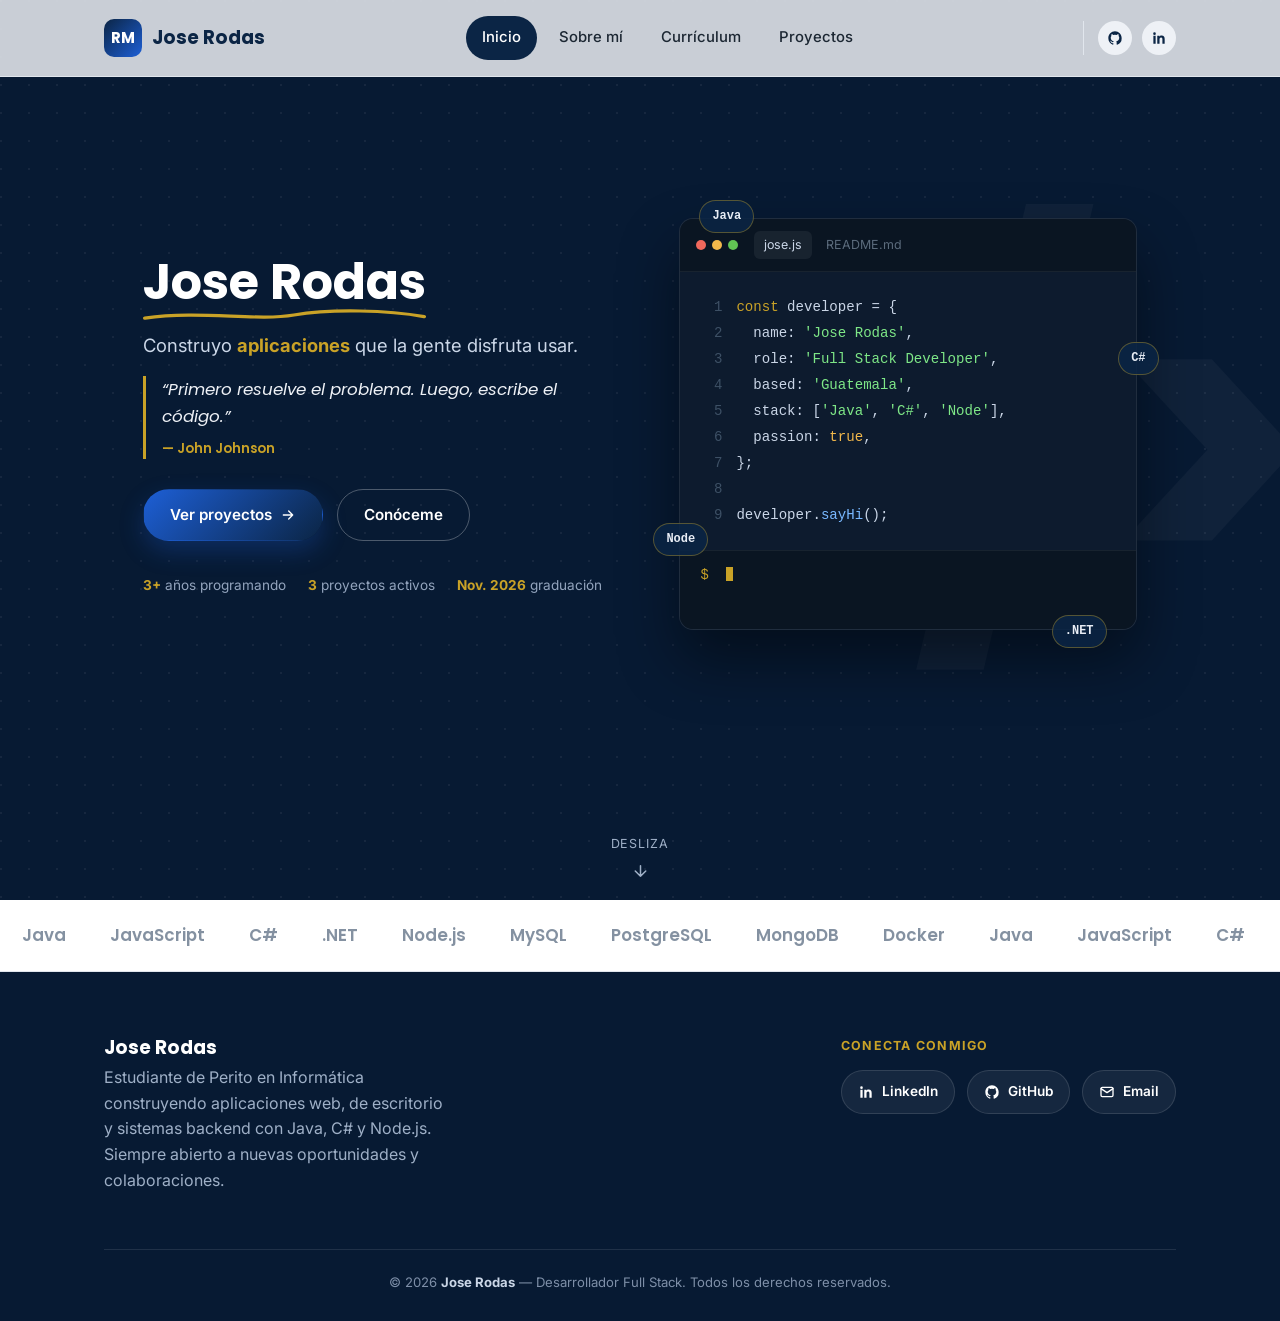
<file: index.html>
<!DOCTYPE html>
<html lang="es">
<head>
<meta charset="UTF-8">
<meta name="viewport" content="width=device-width, initial-scale=1.0">
<title>Jose Rodas · Desarrollador Full Stack</title>
<meta name="description" content="Portafolio de Jose Rodas, desarrollador full stack.">
<link rel="stylesheet" href="css/style.css">
</head>
<body>

<!--
  ============================================================
  PERSONALIZA ESTE ARCHIVO:
  - Reemplaza "Jose Rodas" por tu nombre en el <title>, en el
    logo (.brand) y en el <h1> del hero.
  - Edita el objeto "developer" dentro de .code-body con tus datos
    (nombre, rol, stack, etc.) — cada línea se anima al cargar.
  - Cambia la lista data-words de .rotating-word por palabras que
    describan lo que construyes.
  - Cambia la frase de la cita (.hero-quote) y el comando/salida
    del terminal (data-terminal-typing / data-terminal-output).
  - Actualiza los enlaces de redes sociales del nav y del footer.
  ============================================================
-->

<header class="navbar">
  <div class="container nav-inner">
    <a href="index.html" class="brand">
      <span class="brand-mark">RM</span>
      Jose Rodas
    </a>

    <nav>
      <ul class="nav-links">
        <li><a href="index.html">Inicio</a></li>
        <li><a href="sobre-mi.html">Sobre mí</a></li>
        <li><a href="cv.html">Currículum</a></li>
        <li><a href="proyectos.html">Proyectos</a></li>
      </ul>
    </nav>

    <div class="nav-social">
      <a href="https://github.com/jrodas-2021373" target="_blank" rel="noopener" aria-label="GitHub" title="GitHub">
        <svg viewBox="0 0 24 24" fill="currentColor"><path d="M12 2C6.48 2 2 6.58 2 12.25c0 4.53 2.87 8.37 6.84 9.73.5.1.68-.22.68-.49 0-.24-.01-.87-.01-1.71-2.78.62-3.37-1.37-3.37-1.37-.45-1.19-1.11-1.5-1.11-1.5-.91-.64.07-.63.07-.63 1 .07 1.53 1.05 1.53 1.05.89 1.56 2.34 1.11 2.91.85.09-.66.35-1.11.63-1.37-2.22-.26-4.56-1.14-4.56-5.06 0-1.12.39-2.03 1.03-2.75-.1-.26-.45-1.31.1-2.72 0 0 .84-.28 2.75 1.05a9.29 9.29 0 0 1 5 0c1.91-1.33 2.75-1.05 2.75-1.05.55 1.41.2 2.46.1 2.72.64.72 1.03 1.63 1.03 2.75 0 3.93-2.35 4.8-4.58 5.05.36.32.68.94.68 1.9 0 1.37-.01 2.47-.01 2.81 0 .27.18.6.69.49A10.03 10.03 0 0 0 22 12.25C22 6.58 17.52 2 12 2Z"/></svg>
      </a>
      <a href="https://www.linkedin.com/in/jose-carlos-rodas-macal-453a89424/" target="_blank" rel="noopener" aria-label="LinkedIn" title="LinkedIn">
        <svg viewBox="0 0 24 24" fill="currentColor"><path d="M6.94 8.5H3.56V20.5h3.38V8.5ZM5.25 3.5a1.97 1.97 0 1 0 0 3.94 1.97 1.97 0 0 0 0-3.94ZM20.5 20.5h-3.38v-6.06c0-1.44-.03-3.3-2.01-3.3-2.01 0-2.32 1.57-2.32 3.2v6.16H9.4V8.5h3.24v1.64h.05c.45-.86 1.56-1.77 3.21-1.77 3.43 0 4.6 2.26 4.6 5.2v6.93Z"/></svg>
      </a>
    </div>

    <button class="nav-toggle" aria-label="Abrir menú">
      <svg viewBox="0 0 24 24" fill="none" stroke="currentColor" stroke-width="2"><path d="M4 6h16M4 12h16M4 18h16" stroke-linecap="round"/></svg>
    </button>
  </div>
</header>

<!-- 1. BIENVENIDA -->
<section class="hero-new">
  <span class="hero-watermark" aria-hidden="true">&lt;/&gt;</span>

  <div class="hero-grid-2col">

    <div class="hero-copy">
      <h1 class="reveal">
        <span class="name-highlight">
          Jose Rodas
          <svg class="name-underline" viewBox="0 0 300 20" preserveAspectRatio="none" aria-hidden="true">
            <path d="M2 14 C 60 4, 120 18, 160 10 S 260 4, 298 12" fill="none" stroke="#c9a227" stroke-width="4" stroke-linecap="round"/>
          </svg>
        </span>
      </h1>

      <p class="hero-tagline reveal">
        Construyo <span class="rotating-word" data-words="aplicaciones,sistemas,APIs,experiencias web">aplicaciones</span> que la gente disfruta usar.
      </p>

      <blockquote class="hero-quote reveal">
        “Primero resuelve el problema. Luego, escribe el código.”
        <cite>— John Johnson</cite>
      </blockquote>

      <div class="hero-actions reveal">
        <a href="proyectos.html" class="btn btn-primary">
          Ver proyectos
          <svg viewBox="0 0 24 24" fill="none" stroke="currentColor" stroke-width="2"><path d="M5 12h14M13 6l6 6-6 6" stroke-linecap="round" stroke-linejoin="round"/></svg>
        </a>
        <a href="sobre-mi.html" class="btn btn-outline">Conóceme</a>
      </div>

      <div class="hero-badges reveal">
        <span><strong>3+</strong>años programando</span>
        <span><strong>3</strong>proyectos activos</span>
        <span><strong>Nov. 2026</strong>graduación</span>
      </div>
    </div>

    <div class="hero-code-wrap reveal">
      <div class="code-window" data-tilt>
        <div class="code-titlebar">
          <div class="code-dots"><span></span><span></span><span></span></div>
          <div class="code-tabs">
            <span class="code-tab active">jose.js</span>
            <span class="code-tab">README.md</span>
          </div>
        </div>
        <div class="code-body">
          <div class="code-line" style="--d:0s"><span class="ln">1</span><span class="tok-kw">const</span> developer = {</div>
          <div class="code-line" style="--d:.25s"><span class="ln">2</span>&nbsp;&nbsp;name: <span class="tok-str">'Jose Rodas'</span>,</div>
          <div class="code-line" style="--d:.5s"><span class="ln">3</span>&nbsp;&nbsp;role: <span class="tok-str">'Full Stack Developer'</span>,</div>
          <div class="code-line" style="--d:.75s"><span class="ln">4</span>&nbsp;&nbsp;based: <span class="tok-str">'Guatemala'</span>,</div>
          <div class="code-line" style="--d:1s"><span class="ln">5</span>&nbsp;&nbsp;stack: [<span class="tok-str">'Java'</span>, <span class="tok-str">'C#'</span>, <span class="tok-str">'Node'</span>],</div>
          <div class="code-line" style="--d:1.25s"><span class="ln">6</span>&nbsp;&nbsp;passion: <span class="tok-bool">true</span>,</div>
          <div class="code-line" style="--d:1.5s"><span class="ln">7</span>};</div>
          <div class="code-line" style="--d:1.9s"><span class="ln">8</span>&nbsp;</div>
          <div class="code-line" style="--d:2.05s"><span class="ln">9</span>developer.<span class="tok-fn">sayHi</span>();</div>
        </div>
        <div class="code-terminal">
          <div class="term-line"><span class="prompt">$</span> <span data-terminal-typing="node jose.js"></span><span class="term-cursor"></span></div>
          <div class="term-output" data-terminal-output>› Hola, mi nombre es Jose Rodas 👋</div>
        </div>
      </div>

      <span class="float-chip chip-1">Java</span>
      <span class="float-chip chip-2">C#</span>
      <span class="float-chip chip-3">Node</span>
      <span class="float-chip chip-4">.NET</span>
    </div>

  </div>

  <div class="scroll-cue">
    Desliza
    <svg viewBox="0 0 24 24" fill="none" stroke="currentColor" stroke-width="2"><path d="M12 5v14M5 12l7 7 7-7" stroke-linecap="round" stroke-linejoin="round"/></svg>
  </div>
</section>

<!-- Marquee de tecnologías -->
<section class="marquee">
  <div class="marquee-track">
    <span>Java</span><span>JavaScript</span><span>C#</span><span>.NET</span><span>Node.js</span><span>MySQL</span><span>PostgreSQL</span><span>MongoDB</span><span>Docker</span>
    <span>Java</span><span>JavaScript</span><span>C#</span><span>.NET</span><span>Node.js</span><span>MySQL</span><span>PostgreSQL</span><span>MongoDB</span><span>Docker</span>
  </div>
</section>

<footer class="site-footer" id="contacto">
  <div class="container">
    <div class="footer-top">
      <div class="footer-brand">
        <h3>Jose Rodas</h3>
        <p>Estudiante de Perito en Informática construyendo aplicaciones web, de escritorio y sistemas backend con Java, C# y Node.js. Siempre abierto a nuevas oportunidades y colaboraciones.</p>
      </div>
      <div>
        <p class="footer-social-title">Conecta conmigo</p>
        <div class="footer-social">
          <a href="https://www.linkedin.com/in/jose-carlos-rodas-macal-453a89424/" target="_blank" rel="noopener">
            <svg viewBox="0 0 24 24" fill="currentColor"><path d="M6.94 8.5H3.56V20.5h3.38V8.5ZM5.25 3.5a1.97 1.97 0 1 0 0 3.94 1.97 1.97 0 0 0 0-3.94ZM20.5 20.5h-3.38v-6.06c0-1.44-.03-3.3-2.01-3.3-2.01 0-2.32 1.57-2.32 3.2v6.16H9.4V8.5h3.24v1.64h.05c.45-.86 1.56-1.77 3.21-1.77 3.43 0 4.6 2.26 4.6 5.2v6.93Z"/></svg>
            LinkedIn
          </a>
          <a href="https://github.com/jrodas-2021373" target="_blank" rel="noopener">
            <svg viewBox="0 0 24 24" fill="currentColor"><path d="M12 2C6.48 2 2 6.58 2 12.25c0 4.53 2.87 8.37 6.84 9.73.5.1.68-.22.68-.49 0-.24-.01-.87-.01-1.71-2.78.62-3.37-1.37-3.37-1.37-.45-1.19-1.11-1.5-1.11-1.5-.91-.64.07-.63.07-.63 1 .07 1.53 1.05 1.53 1.05.89 1.56 2.34 1.11 2.91.85.09-.66.35-1.11.63-1.37-2.22-.26-4.56-1.14-4.56-5.06 0-1.12.39-2.03 1.03-2.75-.1-.26-.45-1.31.1-2.72 0 0 .84-.28 2.75 1.05a9.29 9.29 0 0 1 5 0c1.91-1.33 2.75-1.05 2.75-1.05.55 1.41.2 2.46.1 2.72.64.72 1.03 1.63 1.03 2.75 0 3.93-2.35 4.8-4.58 5.05.36.32.68.94.68 1.9 0 1.37-.01 2.47-.01 2.81 0 .27.18.6.69.49A10.03 10.03 0 0 0 22 12.25C22 6.58 17.52 2 12 2Z"/></svg>
            GitHub
          </a>
          <a href="mailto:jrodas-2021373@kinal.edu.gt">
            <svg viewBox="0 0 24 24" fill="none" stroke="currentColor" stroke-width="2"><rect x="3" y="5" width="18" height="14" rx="2"/><path d="m3 7 9 6 9-6" stroke-linecap="round" stroke-linejoin="round"/></svg>
            Email
          </a>
        </div>
      </div>
    </div>
    <div class="footer-bottom">
      &copy; 2026 <strong>Jose Rodas</strong> — Desarrollador Full Stack. Todos los derechos reservados.
    </div>
  </div>
</footer>

<script src="js/script.js"></script>
</body>
</html>
</file>
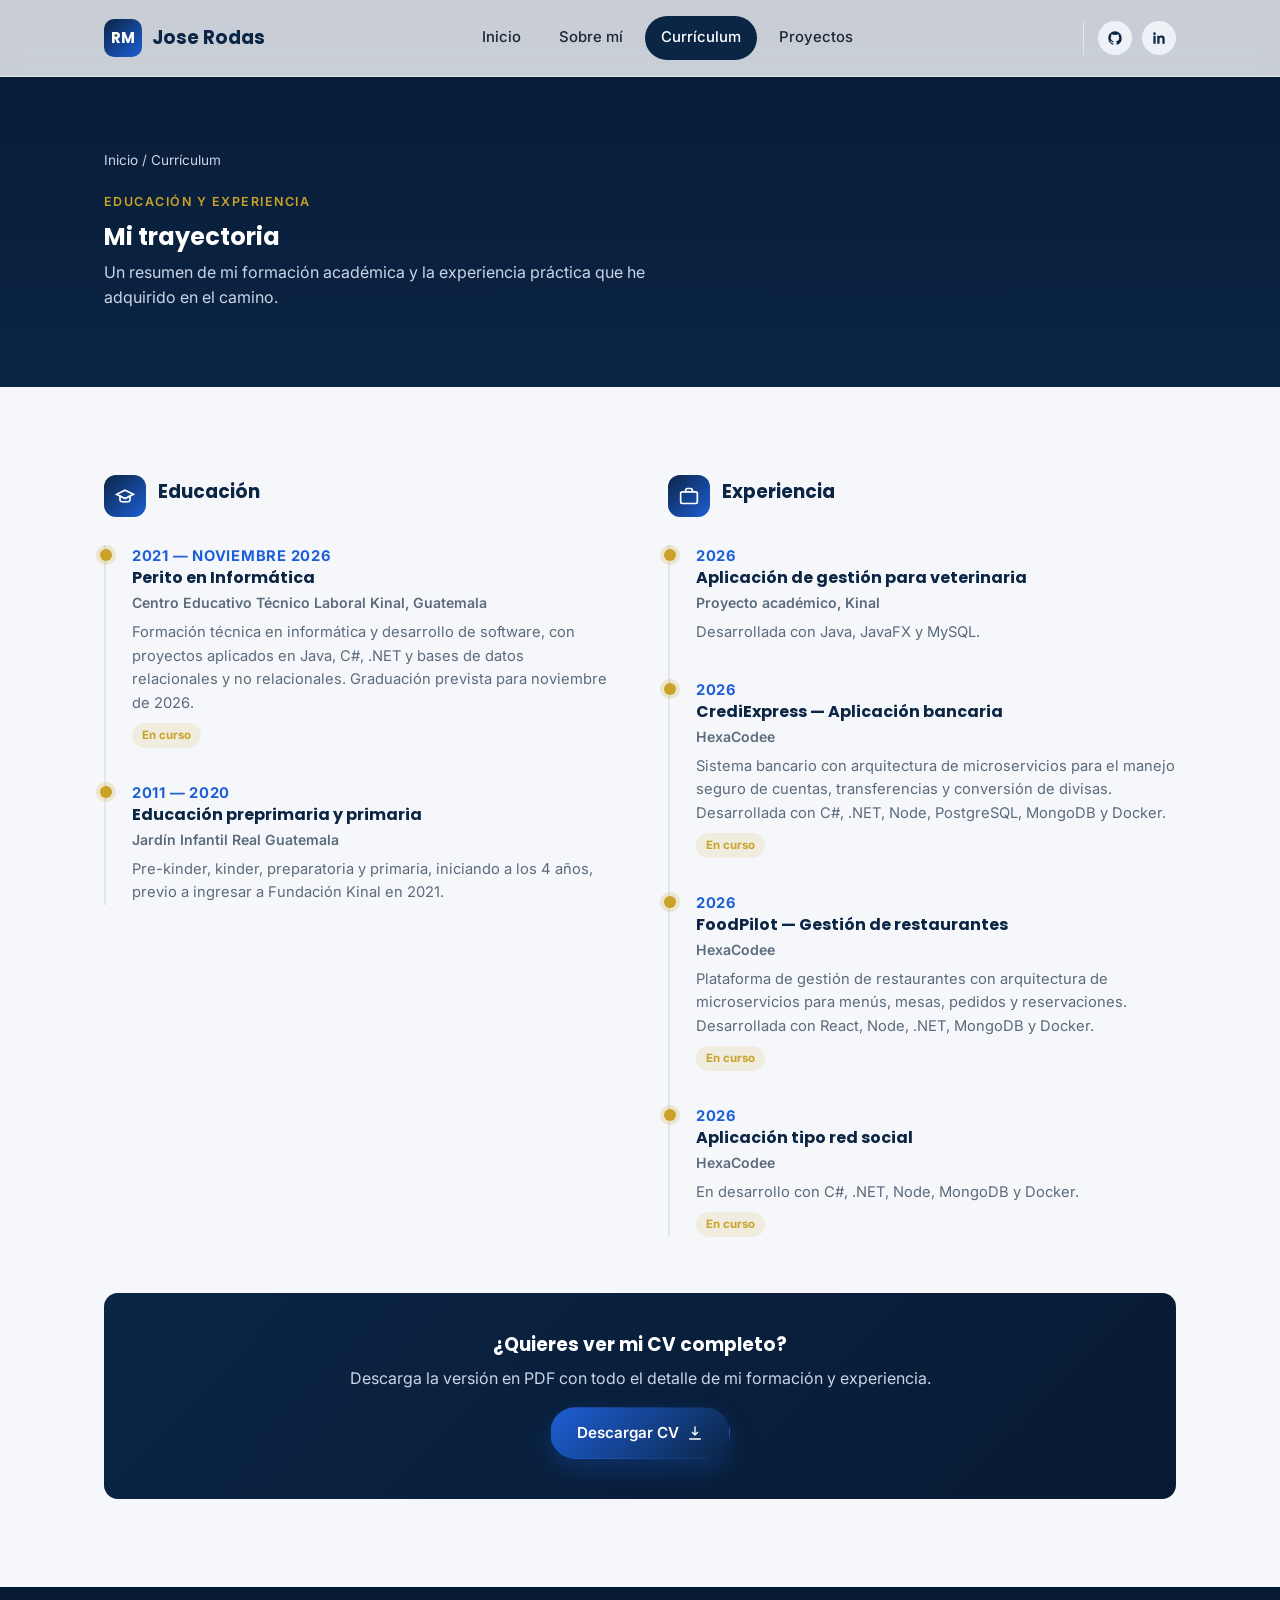
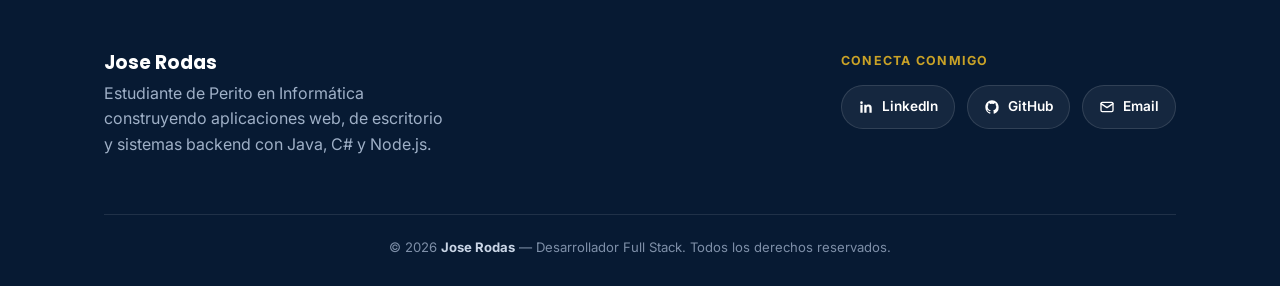
<file: cv.html>
<!DOCTYPE html>
<html lang="es">
<head>
<meta charset="UTF-8">
<meta name="viewport" content="width=device-width, initial-scale=1.0">
<title>Currículum · Jose Rodas</title>
<link rel="stylesheet" href="css/style.css">
</head>
<body>

<!--
  ============================================================
  PERSONALIZA ESTE ARCHIVO:
  - Reemplaza cada item de la línea de tiempo de Educación y
    Experiencia con tu información real (fechas, institución,
    empresa, descripción breve).
  - El botón "Descargar CV" puede enlazarse a un PDF real,
    por ejemplo: <a href="assets/CV-Jose-Rodas.pdf" download>
  ============================================================
-->

<header class="navbar">
  <div class="container nav-inner">
    <a href="index.html" class="brand">
      <span class="brand-mark">RM</span>
      Jose Rodas
    </a>
    <nav>
      <ul class="nav-links">
        <li><a href="index.html">Inicio</a></li>
        <li><a href="sobre-mi.html">Sobre mí</a></li>
        <li><a href="cv.html">Currículum</a></li>
        <li><a href="proyectos.html">Proyectos</a></li>
      </ul>
    </nav>
    <div class="nav-social">
      <a href="https://github.com/jrodas-2021373" target="_blank" rel="noopener" aria-label="GitHub" title="GitHub">
        <svg viewBox="0 0 24 24" fill="currentColor"><path d="M12 2C6.48 2 2 6.58 2 12.25c0 4.53 2.87 8.37 6.84 9.73.5.1.68-.22.68-.49 0-.24-.01-.87-.01-1.71-2.78.62-3.37-1.37-3.37-1.37-.45-1.19-1.11-1.5-1.11-1.5-.91-.64.07-.63.07-.63 1 .07 1.53 1.05 1.53 1.05.89 1.56 2.34 1.11 2.91.85.09-.66.35-1.11.63-1.37-2.22-.26-4.56-1.14-4.56-5.06 0-1.12.39-2.03 1.03-2.75-.1-.26-.45-1.31.1-2.72 0 0 .84-.28 2.75 1.05a9.29 9.29 0 0 1 5 0c1.91-1.33 2.75-1.05 2.75-1.05.55 1.41.2 2.46.1 2.72.64.72 1.03 1.63 1.03 2.75 0 3.93-2.35 4.8-4.58 5.05.36.32.68.94.68 1.9 0 1.37-.01 2.47-.01 2.81 0 .27.18.6.69.49A10.03 10.03 0 0 0 22 12.25C22 6.58 17.52 2 12 2Z"/></svg>
      </a>
      <a href="https://www.linkedin.com/in/jose-carlos-rodas-macal-453a89424/" target="_blank" rel="noopener" aria-label="LinkedIn" title="LinkedIn">
        <svg viewBox="0 0 24 24" fill="currentColor"><path d="M6.94 8.5H3.56V20.5h3.38V8.5ZM5.25 3.5a1.97 1.97 0 1 0 0 3.94 1.97 1.97 0 0 0 0-3.94ZM20.5 20.5h-3.38v-6.06c0-1.44-.03-3.3-2.01-3.3-2.01 0-2.32 1.57-2.32 3.2v6.16H9.4V8.5h3.24v1.64h.05c.45-.86 1.56-1.77 3.21-1.77 3.43 0 4.6 2.26 4.6 5.2v6.93Z"/></svg>
      </a>
    </div>
    <button class="nav-toggle" aria-label="Abrir menú">
      <svg viewBox="0 0 24 24" fill="none" stroke="currentColor" stroke-width="2"><path d="M4 6h16M4 12h16M4 18h16" stroke-linecap="round"/></svg>
    </button>
  </div>
</header>

<section class="page-header">
  <div class="container">
    <p class="breadcrumb"><a href="index.html">Inicio</a> / Currículum</p>
    <p class="section-eyebrow">Educación y experiencia</p>
    <h1>Mi trayectoria</h1>
    <p>Un resumen de mi formación académica y la experiencia práctica que he adquirido en el camino.</p>
  </div>
</section>

<section>
  <div class="container">
    <div class="cv-columns">

      <!-- Educación -->
      <div class="reveal">
        <div class="timeline-heading">
          <div class="icon-badge">
            <svg viewBox="0 0 24 24" fill="none" stroke="currentColor" stroke-width="2"><path d="M22 10 12 5 2 10l10 5 10-5Z"/><path d="M6 12v5c0 1.1 2.7 2 6 2s6-.9 6-2v-5" stroke-linecap="round" stroke-linejoin="round"/></svg>
          </div>
          <h3>Educación</h3>
        </div>

        <div class="timeline">
          <div class="tl-item">
            <p class="tl-date">2021 — Noviembre 2026</p>
            <h4>Perito en Informática</h4>
            <span class="tl-org">Centro Educativo Técnico Laboral Kinal, Guatemala</span>
            <p>Formación técnica en informática y desarrollo de software, con proyectos aplicados en Java, C#, .NET y bases de datos relacionales y no relacionales. Graduación prevista para noviembre de 2026.</p>
            <span class="tl-badge">En curso</span>
          </div>
          <div class="tl-item">
            <p class="tl-date">2011 — 2020</p>
            <h4>Educación preprimaria y primaria</h4>
            <span class="tl-org">Jardín Infantil Real Guatemala</span>
            <p>Pre-kinder, kinder, preparatoria y primaria, iniciando a los 4 años, previo a ingresar a Fundación Kinal en 2021.</p>
          </div>
        </div>
      </div>

      <!-- Experiencia -->
      <div class="reveal">
        <div class="timeline-heading">
          <div class="icon-badge">
            <svg viewBox="0 0 24 24" fill="none" stroke="currentColor" stroke-width="2"><rect x="2" y="7" width="20" height="14" rx="2"/><path d="M16 7V5a2 2 0 0 0-2-2h-4a2 2 0 0 0-2 2v2" stroke-linecap="round"/></svg>
          </div>
          <h3>Experiencia</h3>
        </div>

        <div class="timeline">
          <div class="tl-item">
            <p class="tl-date">2026</p>
            <h4>Aplicación de gestión para veterinaria</h4>
            <span class="tl-org">Proyecto académico, Kinal</span>
            <p>Desarrollada con Java, JavaFX y MySQL.</p>
          </div>
          <div class="tl-item">
            <p class="tl-date">2026</p>
            <h4>CrediExpress — Aplicación bancaria</h4>
            <span class="tl-org">HexaCodee</span>
            <p>Sistema bancario con arquitectura de microservicios para el manejo seguro de cuentas, transferencias y conversión de divisas. Desarrollada con C#, .NET, Node, PostgreSQL, MongoDB y Docker.</p>
            <span class="tl-badge">En curso</span>
          </div>
          <div class="tl-item">
            <p class="tl-date">2026</p>
            <h4>FoodPilot — Gestión de restaurantes</h4>
            <span class="tl-org">HexaCodee</span>
            <p>Plataforma de gestión de restaurantes con arquitectura de microservicios para menús, mesas, pedidos y reservaciones. Desarrollada con React, Node, .NET, MongoDB y Docker.</p>
            <span class="tl-badge">En curso</span>
          </div>
          <div class="tl-item">
            <p class="tl-date">2026</p>
            <h4>Aplicación tipo red social</h4>
            <span class="tl-org">HexaCodee</span>
            <p>En desarrollo con C#, .NET, Node, MongoDB y Docker.</p>
            <span class="tl-badge">En curso</span>
          </div>
        </div>
      </div>

    </div>

    <div class="cv-download reveal">
      <h3>¿Quieres ver mi CV completo?</h3>
      <p>Descarga la versión en PDF con todo el detalle de mi formación y experiencia.</p>
      <a href="assets/CV-Jose-Rodas.pdf" class="btn btn-primary" download>
        Descargar CV
        <svg viewBox="0 0 24 24" fill="none" stroke="currentColor" stroke-width="2"><path d="M12 3v12m0 0 4-4m-4 4-4-4M4 21h16" stroke-linecap="round" stroke-linejoin="round"/></svg>
      </a>
    </div>
  </div>
</section>

<footer class="site-footer">
  <div class="container">
    <div class="footer-top">
      <div class="footer-brand">
        <h3>Jose Rodas</h3>
        <p>Estudiante de Perito en Informática construyendo aplicaciones web, de escritorio y sistemas backend con Java, C# y Node.js.</p>
      </div>
      <div>
        <p class="footer-social-title">Conecta conmigo</p>
        <div class="footer-social">
          <a href="https://www.linkedin.com/in/jose-carlos-rodas-macal-453a89424/" target="_blank" rel="noopener">
            <svg viewBox="0 0 24 24" fill="currentColor"><path d="M6.94 8.5H3.56V20.5h3.38V8.5ZM5.25 3.5a1.97 1.97 0 1 0 0 3.94 1.97 1.97 0 0 0 0-3.94ZM20.5 20.5h-3.38v-6.06c0-1.44-.03-3.3-2.01-3.3-2.01 0-2.32 1.57-2.32 3.2v6.16H9.4V8.5h3.24v1.64h.05c.45-.86 1.56-1.77 3.21-1.77 3.43 0 4.6 2.26 4.6 5.2v6.93Z"/></svg>
            LinkedIn
          </a>
          <a href="https://github.com/jrodas-2021373" target="_blank" rel="noopener">
            <svg viewBox="0 0 24 24" fill="currentColor"><path d="M12 2C6.48 2 2 6.58 2 12.25c0 4.53 2.87 8.37 6.84 9.73.5.1.68-.22.68-.49 0-.24-.01-.87-.01-1.71-2.78.62-3.37-1.37-3.37-1.37-.45-1.19-1.11-1.5-1.11-1.5-.91-.64.07-.63.07-.63 1 .07 1.53 1.05 1.53 1.05.89 1.56 2.34 1.11 2.91.85.09-.66.35-1.11.63-1.37-2.22-.26-4.56-1.14-4.56-5.06 0-1.12.39-2.03 1.03-2.75-.1-.26-.45-1.31.1-2.72 0 0 .84-.28 2.75 1.05a9.29 9.29 0 0 1 5 0c1.91-1.33 2.75-1.05 2.75-1.05.55 1.41.2 2.46.1 2.72.64.72 1.03 1.63 1.03 2.75 0 3.93-2.35 4.8-4.58 5.05.36.32.68.94.68 1.9 0 1.37-.01 2.47-.01 2.81 0 .27.18.6.69.49A10.03 10.03 0 0 0 22 12.25C22 6.58 17.52 2 12 2Z"/></svg>
            GitHub
          </a>
          <a href="mailto:jrodas-2021373@kinal.edu.gt">
            <svg viewBox="0 0 24 24" fill="none" stroke="currentColor" stroke-width="2"><rect x="3" y="5" width="18" height="14" rx="2"/><path d="m3 7 9 6 9-6" stroke-linecap="round" stroke-linejoin="round"/></svg>
            Email
          </a>
        </div>
      </div>
    </div>
    <div class="footer-bottom">
      &copy; 2026 <strong>Jose Rodas</strong> — Desarrollador Full Stack. Todos los derechos reservados.
    </div>
  </div>
</footer>

<script src="js/script.js"></script>
</body>
</html>
</file>
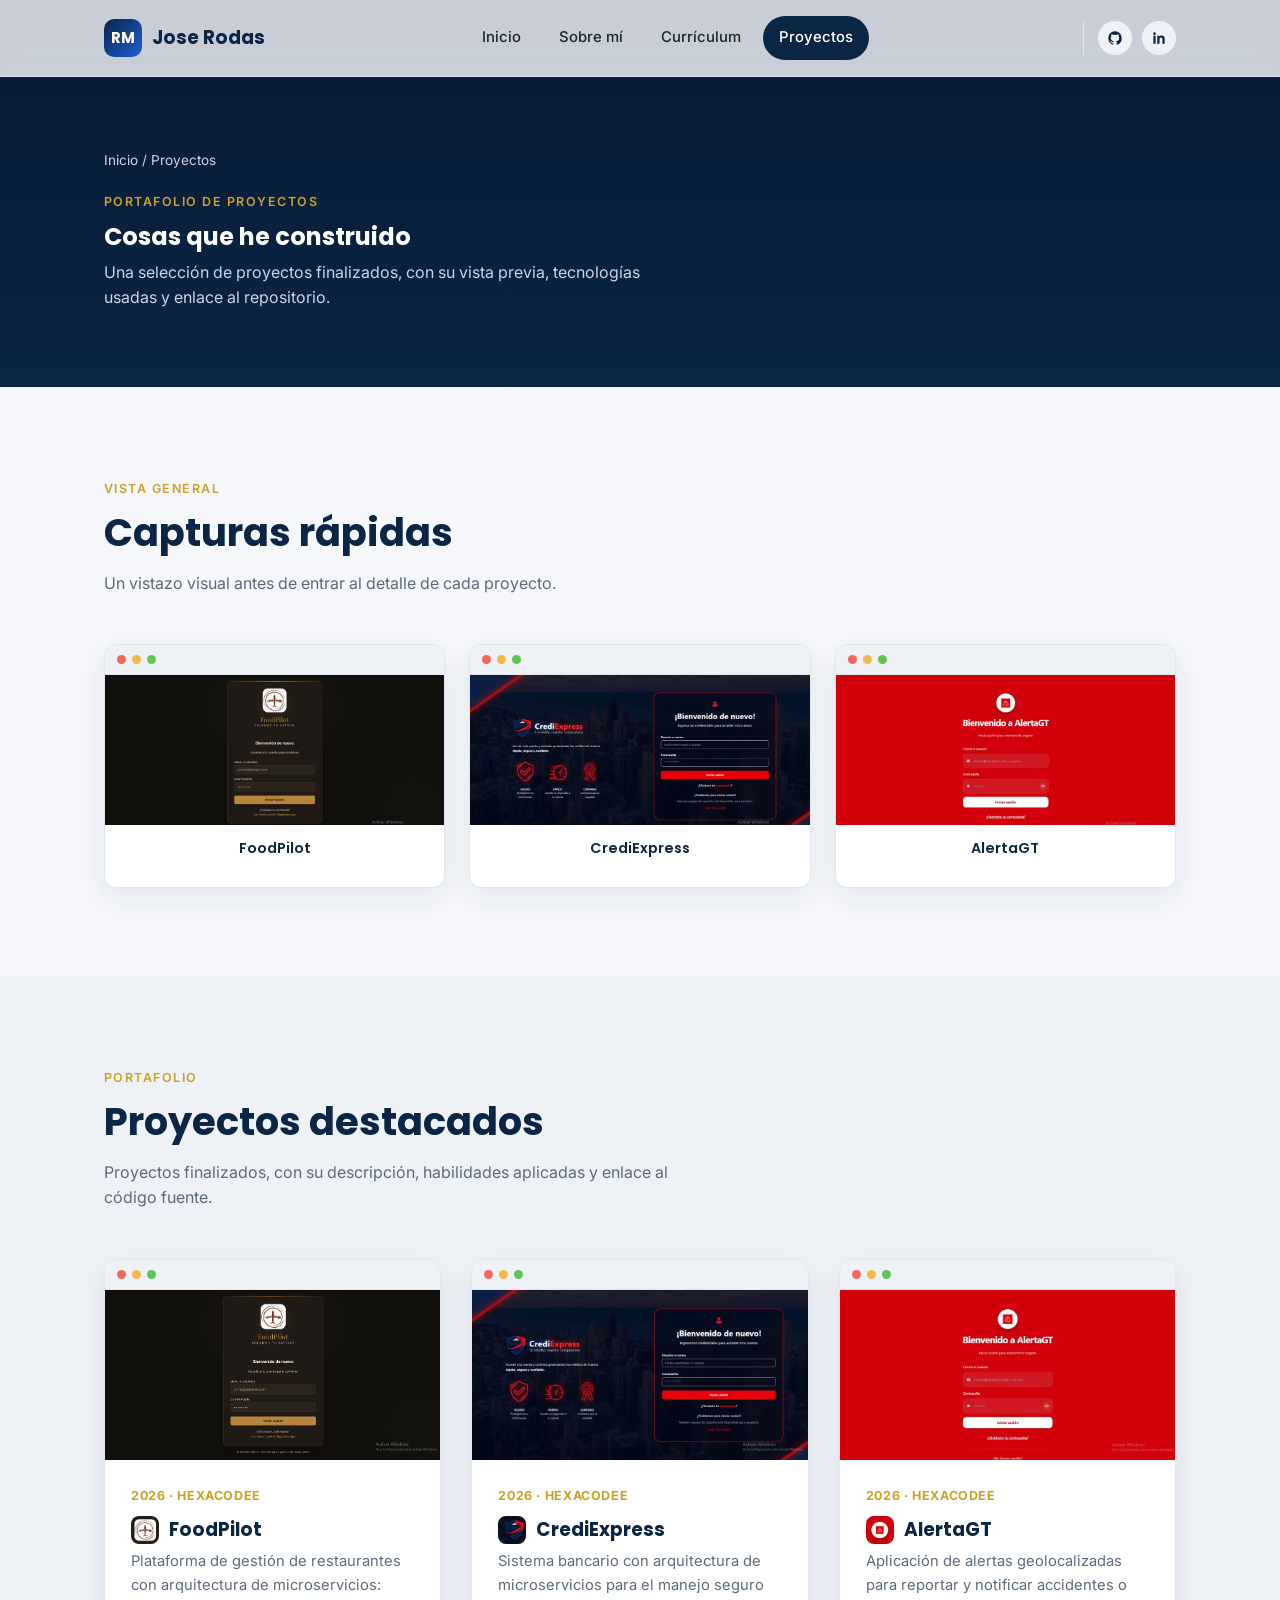
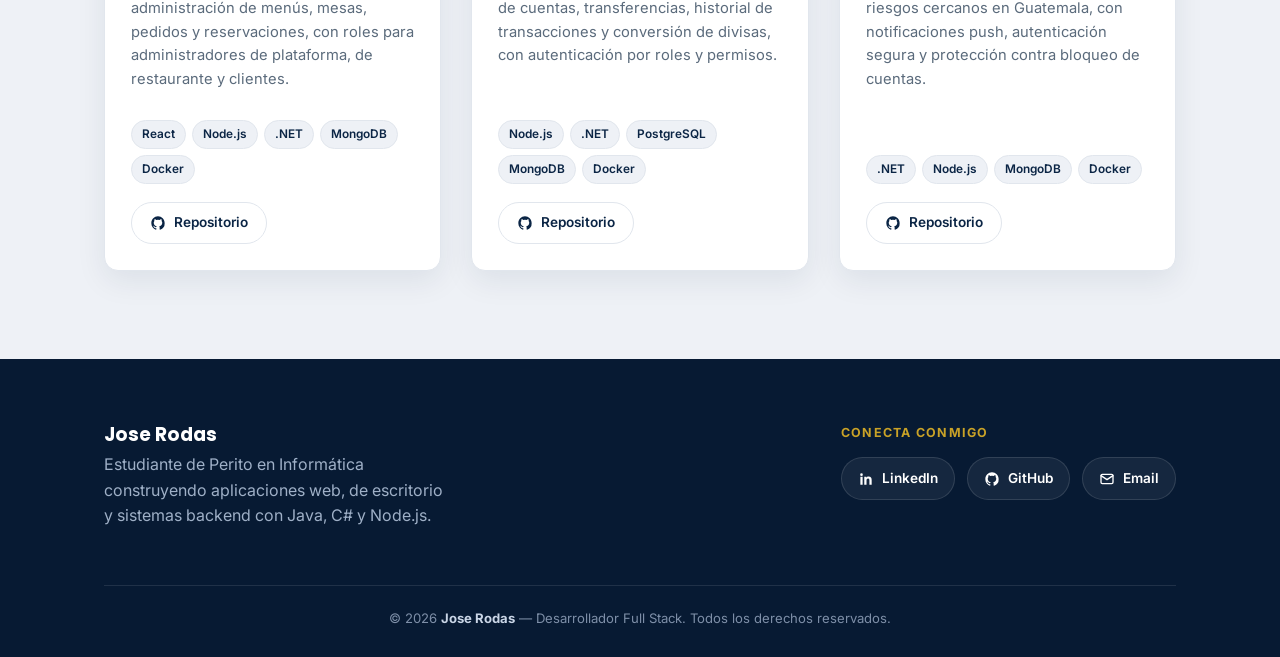
<file: proyectos.html>
<!DOCTYPE html>
<html lang="es">
<head>
<meta charset="UTF-8">
<meta name="viewport" content="width=device-width, initial-scale=1.0">
<title>Proyectos · Jose Rodas</title>
<link rel="stylesheet" href="css/style.css">
</head>
<body>

<!--
  ============================================================
  PERSONALIZA ESTE ARCHIVO:
  - Cada ".project-shot" muestra la captura real del proyecto
    (assets/xxx-preview.jpg); cámbiala si actualizas el diseño.
  - Cada ".project-card" es un proyecto: cambia título, logo
    (.project-title-logo), descripción, tecnologías (.tag) y el
    enlace de GitHub.
  ============================================================
-->

<header class="navbar">
  <div class="container nav-inner">
    <a href="index.html" class="brand">
      <span class="brand-mark">RM</span>
      Jose Rodas
    </a>
    <nav>
      <ul class="nav-links">
        <li><a href="index.html">Inicio</a></li>
        <li><a href="sobre-mi.html">Sobre mí</a></li>
        <li><a href="cv.html">Currículum</a></li>
        <li><a href="proyectos.html">Proyectos</a></li>
      </ul>
    </nav>
    <div class="nav-social">
      <a href="https://github.com/jrodas-2021373" target="_blank" rel="noopener" aria-label="GitHub" title="GitHub">
        <svg viewBox="0 0 24 24" fill="currentColor"><path d="M12 2C6.48 2 2 6.58 2 12.25c0 4.53 2.87 8.37 6.84 9.73.5.1.68-.22.68-.49 0-.24-.01-.87-.01-1.71-2.78.62-3.37-1.37-3.37-1.37-.45-1.19-1.11-1.5-1.11-1.5-.91-.64.07-.63.07-.63 1 .07 1.53 1.05 1.53 1.05.89 1.56 2.34 1.11 2.91.85.09-.66.35-1.11.63-1.37-2.22-.26-4.56-1.14-4.56-5.06 0-1.12.39-2.03 1.03-2.75-.1-.26-.45-1.31.1-2.72 0 0 .84-.28 2.75 1.05a9.29 9.29 0 0 1 5 0c1.91-1.33 2.75-1.05 2.75-1.05.55 1.41.2 2.46.1 2.72.64.72 1.03 1.63 1.03 2.75 0 3.93-2.35 4.8-4.58 5.05.36.32.68.94.68 1.9 0 1.37-.01 2.47-.01 2.81 0 .27.18.6.69.49A10.03 10.03 0 0 0 22 12.25C22 6.58 17.52 2 12 2Z"/></svg>
      </a>
      <a href="https://www.linkedin.com/in/jose-carlos-rodas-macal-453a89424/" target="_blank" rel="noopener" aria-label="LinkedIn" title="LinkedIn">
        <svg viewBox="0 0 24 24" fill="currentColor"><path d="M6.94 8.5H3.56V20.5h3.38V8.5ZM5.25 3.5a1.97 1.97 0 1 0 0 3.94 1.97 1.97 0 0 0 0-3.94ZM20.5 20.5h-3.38v-6.06c0-1.44-.03-3.3-2.01-3.3-2.01 0-2.32 1.57-2.32 3.2v6.16H9.4V8.5h3.24v1.64h.05c.45-.86 1.56-1.77 3.21-1.77 3.43 0 4.6 2.26 4.6 5.2v6.93Z"/></svg>
      </a>
    </div>
    <button class="nav-toggle" aria-label="Abrir menú">
      <svg viewBox="0 0 24 24" fill="none" stroke="currentColor" stroke-width="2"><path d="M4 6h16M4 12h16M4 18h16" stroke-linecap="round"/></svg>
    </button>
  </div>
</header>

<section class="page-header">
  <div class="container">
    <p class="breadcrumb"><a href="index.html">Inicio</a> / Proyectos</p>
    <p class="section-eyebrow">Portafolio de proyectos</p>
    <h1>Cosas que he construido</h1>
    <p>Una selección de proyectos finalizados, con su vista previa, tecnologías usadas y enlace al repositorio.</p>
  </div>
</section>

<!-- 2.e — Vista general de proyectos -->
<section>
  <div class="container">
    <div class="section-title-row reveal">
      <p class="section-eyebrow">Vista general</p>
      <h2 class="section-title">Capturas rápidas</h2>
      <p class="section-lead">Un vistazo visual antes de entrar al detalle de cada proyecto.</p>
    </div>

    <div class="gallery">
      <div class="browser-mock reveal">
        <div class="browser-bar"><span></span><span></span><span></span></div>
        <div class="project-shot">
          <img src="assets/foodpilot-preview.jpg" alt="Pantalla de inicio de sesión de FoodPilot" loading="lazy">
        </div>
        <p class="gallery-caption">FoodPilot</p>
      </div>
      <div class="browser-mock reveal">
        <div class="browser-bar"><span></span><span></span><span></span></div>
        <div class="project-shot">
          <img src="assets/crediexpress-preview.jpg" alt="Pantalla de inicio de sesión de CrediExpress" loading="lazy">
        </div>
        <p class="gallery-caption">CrediExpress</p>
      </div>
      <div class="browser-mock reveal">
        <div class="browser-bar"><span></span><span></span><span></span></div>
        <div class="project-shot">
          <img src="assets/alertagt-preview.jpg" alt="Pantalla de inicio de sesión de AlertaGT" loading="lazy">
        </div>
        <p class="gallery-caption">AlertaGT</p>
      </div>
    </div>
  </div>
</section>

<!-- 2.f — Portafolio de proyectos (detalle) -->
<section style="background:var(--bg-alt)">
  <div class="container">
    <div class="section-title-row reveal">
      <p class="section-eyebrow">Portafolio</p>
      <h2 class="section-title">Proyectos destacados</h2>
      <p class="section-lead">Proyectos finalizados, con su descripción, habilidades aplicadas y enlace al código fuente.</p>
    </div>

    <div class="projects-grid">

      <div class="project-card reveal">
        <div class="browser-bar"><span></span><span></span><span></span></div>
        <div class="project-shot">
          <img src="assets/foodpilot-preview.jpg" alt="Pantalla de inicio de sesión de FoodPilot" loading="lazy">
        </div>
        <div class="project-body">
          <span class="project-year">2026 · HexaCodee</span>
          <h3><img src="assets/logo-foodpilot.png" alt="" class="project-title-logo">FoodPilot</h3>
          <p>Plataforma de gestión de restaurantes con arquitectura de microservicios: administración de menús, mesas, pedidos y reservaciones, con roles para administradores de plataforma, de restaurante y clientes.</p>
          <div class="project-tags">
            <span class="tag">React</span>
            <span class="tag">Node.js</span>
            <span class="tag">.NET</span>
            <span class="tag">MongoDB</span>
            <span class="tag">Docker</span>
          </div>
          <div class="project-links">
            <a href="https://github.com/HexaCodee/FoodPilot" target="_blank" rel="noopener" class="btn btn-outline btn-sm">
              <svg viewBox="0 0 24 24" fill="currentColor"><path d="M12 2C6.48 2 2 6.58 2 12.25c0 4.53 2.87 8.37 6.84 9.73.5.1.68-.22.68-.49 0-.24-.01-.87-.01-1.71-2.78.62-3.37-1.37-3.37-1.37-.45-1.19-1.11-1.5-1.11-1.5-.91-.64.07-.63.07-.63 1 .07 1.53 1.05 1.53 1.05.89 1.56 2.34 1.11 2.91.85.09-.66.35-1.11.63-1.37-2.22-.26-4.56-1.14-4.56-5.06 0-1.12.39-2.03 1.03-2.75-.1-.26-.45-1.31.1-2.72 0 0 .84-.28 2.75 1.05a9.29 9.29 0 0 1 5 0c1.91-1.33 2.75-1.05 2.75-1.05.55 1.41.2 2.46.1 2.72.64.72 1.03 1.63 1.03 2.75 0 3.93-2.35 4.8-4.58 5.05.36.32.68.94.68 1.9 0 1.37-.01 2.47-.01 2.81 0 .27.18.6.69.49A10.03 10.03 0 0 0 22 12.25C22 6.58 17.52 2 12 2Z"/></svg>
              Repositorio
            </a>
          </div>
        </div>
      </div>

      <div class="project-card reveal">
        <div class="browser-bar"><span></span><span></span><span></span></div>
        <div class="project-shot">
          <img src="assets/crediexpress-preview.jpg" alt="Pantalla de inicio de sesión de CrediExpress" loading="lazy">
        </div>
        <div class="project-body">
          <span class="project-year">2026 · HexaCodee</span>
          <h3><img src="assets/logo-crediexpress.png" alt="" class="project-title-logo">CrediExpress</h3>
          <p>Sistema bancario con arquitectura de microservicios para el manejo seguro de cuentas, transferencias, historial de transacciones y conversión de divisas, con autenticación por roles y permisos.</p>
          <div class="project-tags">
            <span class="tag">Node.js</span>
            <span class="tag">.NET</span>
            <span class="tag">PostgreSQL</span>
            <span class="tag">MongoDB</span>
            <span class="tag">Docker</span>
          </div>
          <div class="project-links">
            <a href="https://github.com/HexaCodee/CrediExpress" target="_blank" rel="noopener" class="btn btn-outline btn-sm">
              <svg viewBox="0 0 24 24" fill="currentColor"><path d="M12 2C6.48 2 2 6.58 2 12.25c0 4.53 2.87 8.37 6.84 9.73.5.1.68-.22.68-.49 0-.24-.01-.87-.01-1.71-2.78.62-3.37-1.37-3.37-1.37-.45-1.19-1.11-1.5-1.11-1.5-.91-.64.07-.63.07-.63 1 .07 1.53 1.05 1.53 1.05.89 1.56 2.34 1.11 2.91.85.09-.66.35-1.11.63-1.37-2.22-.26-4.56-1.14-4.56-5.06 0-1.12.39-2.03 1.03-2.75-.1-.26-.45-1.31.1-2.72 0 0 .84-.28 2.75 1.05a9.29 9.29 0 0 1 5 0c1.91-1.33 2.75-1.05 2.75-1.05.55 1.41.2 2.46.1 2.72.64.72 1.03 1.63 1.03 2.75 0 3.93-2.35 4.8-4.58 5.05.36.32.68.94.68 1.9 0 1.37-.01 2.47-.01 2.81 0 .27.18.6.69.49A10.03 10.03 0 0 0 22 12.25C22 6.58 17.52 2 12 2Z"/></svg>
              Repositorio
            </a>
          </div>
        </div>
      </div>

      <div class="project-card reveal">
        <div class="browser-bar"><span></span><span></span><span></span></div>
        <div class="project-shot">
          <img src="assets/alertagt-preview.jpg" alt="Pantalla de inicio de sesión de AlertaGT" loading="lazy">
        </div>
        <div class="project-body">
          <span class="project-year">2026 · HexaCodee</span>
          <h3><img src="assets/logo-alertagt.png" alt="" class="project-title-logo">AlertaGT</h3>
          <p>Aplicación de alertas geolocalizadas para reportar y notificar accidentes o riesgos cercanos en Guatemala, con notificaciones push, autenticación segura y protección contra bloqueo de cuentas.</p>
          <div class="project-tags">
            <span class="tag">.NET</span>
            <span class="tag">Node.js</span>
            <span class="tag">MongoDB</span>
            <span class="tag">Docker</span>
          </div>
          <div class="project-links">
            <a href="https://github.com/HexaCodee/AlertaGT" target="_blank" rel="noopener" class="btn btn-outline btn-sm">
              <svg viewBox="0 0 24 24" fill="currentColor"><path d="M12 2C6.48 2 2 6.58 2 12.25c0 4.53 2.87 8.37 6.84 9.73.5.1.68-.22.68-.49 0-.24-.01-.87-.01-1.71-2.78.62-3.37-1.37-3.37-1.37-.45-1.19-1.11-1.5-1.11-1.5-.91-.64.07-.63.07-.63 1 .07 1.53 1.05 1.53 1.05.89 1.56 2.34 1.11 2.91.85.09-.66.35-1.11.63-1.37-2.22-.26-4.56-1.14-4.56-5.06 0-1.12.39-2.03 1.03-2.75-.1-.26-.45-1.31.1-2.72 0 0 .84-.28 2.75 1.05a9.29 9.29 0 0 1 5 0c1.91-1.33 2.75-1.05 2.75-1.05.55 1.41.2 2.46.1 2.72.64.72 1.03 1.63 1.03 2.75 0 3.93-2.35 4.8-4.58 5.05.36.32.68.94.68 1.9 0 1.37-.01 2.47-.01 2.81 0 .27.18.6.69.49A10.03 10.03 0 0 0 22 12.25C22 6.58 17.52 2 12 2Z"/></svg>
              Repositorio
            </a>
          </div>
        </div>
      </div>

    </div>
  </div>
</section>

<footer class="site-footer">
  <div class="container">
    <div class="footer-top">
      <div class="footer-brand">
        <h3>Jose Rodas</h3>
        <p>Estudiante de Perito en Informática construyendo aplicaciones web, de escritorio y sistemas backend con Java, C# y Node.js.</p>
      </div>
      <div>
        <p class="footer-social-title">Conecta conmigo</p>
        <div class="footer-social">
          <a href="https://www.linkedin.com/in/jose-carlos-rodas-macal-453a89424/" target="_blank" rel="noopener">
            <svg viewBox="0 0 24 24" fill="currentColor"><path d="M6.94 8.5H3.56V20.5h3.38V8.5ZM5.25 3.5a1.97 1.97 0 1 0 0 3.94 1.97 1.97 0 0 0 0-3.94ZM20.5 20.5h-3.38v-6.06c0-1.44-.03-3.3-2.01-3.3-2.01 0-2.32 1.57-2.32 3.2v6.16H9.4V8.5h3.24v1.64h.05c.45-.86 1.56-1.77 3.21-1.77 3.43 0 4.6 2.26 4.6 5.2v6.93Z"/></svg>
            LinkedIn
          </a>
          <a href="https://github.com/jrodas-2021373" target="_blank" rel="noopener">
            <svg viewBox="0 0 24 24" fill="currentColor"><path d="M12 2C6.48 2 2 6.58 2 12.25c0 4.53 2.87 8.37 6.84 9.73.5.1.68-.22.68-.49 0-.24-.01-.87-.01-1.71-2.78.62-3.37-1.37-3.37-1.37-.45-1.19-1.11-1.5-1.11-1.5-.91-.64.07-.63.07-.63 1 .07 1.53 1.05 1.53 1.05.89 1.56 2.34 1.11 2.91.85.09-.66.35-1.11.63-1.37-2.22-.26-4.56-1.14-4.56-5.06 0-1.12.39-2.03 1.03-2.75-.1-.26-.45-1.31.1-2.72 0 0 .84-.28 2.75 1.05a9.29 9.29 0 0 1 5 0c1.91-1.33 2.75-1.05 2.75-1.05.55 1.41.2 2.46.1 2.72.64.72 1.03 1.63 1.03 2.75 0 3.93-2.35 4.8-4.58 5.05.36.32.68.94.68 1.9 0 1.37-.01 2.47-.01 2.81 0 .27.18.6.69.49A10.03 10.03 0 0 0 22 12.25C22 6.58 17.52 2 12 2Z"/></svg>
            GitHub
          </a>
          <a href="mailto:jrodas-2021373@kinal.edu.gt">
            <svg viewBox="0 0 24 24" fill="none" stroke="currentColor" stroke-width="2"><rect x="3" y="5" width="18" height="14" rx="2"/><path d="m3 7 9 6 9-6" stroke-linecap="round" stroke-linejoin="round"/></svg>
            Email
          </a>
        </div>
      </div>
    </div>
    <div class="footer-bottom">
      &copy; 2026 <strong>Jose Rodas</strong> — Desarrollador Full Stack. Todos los derechos reservados.
    </div>
  </div>
</footer>

<script src="js/script.js"></script>
</body>
</html>
</file>
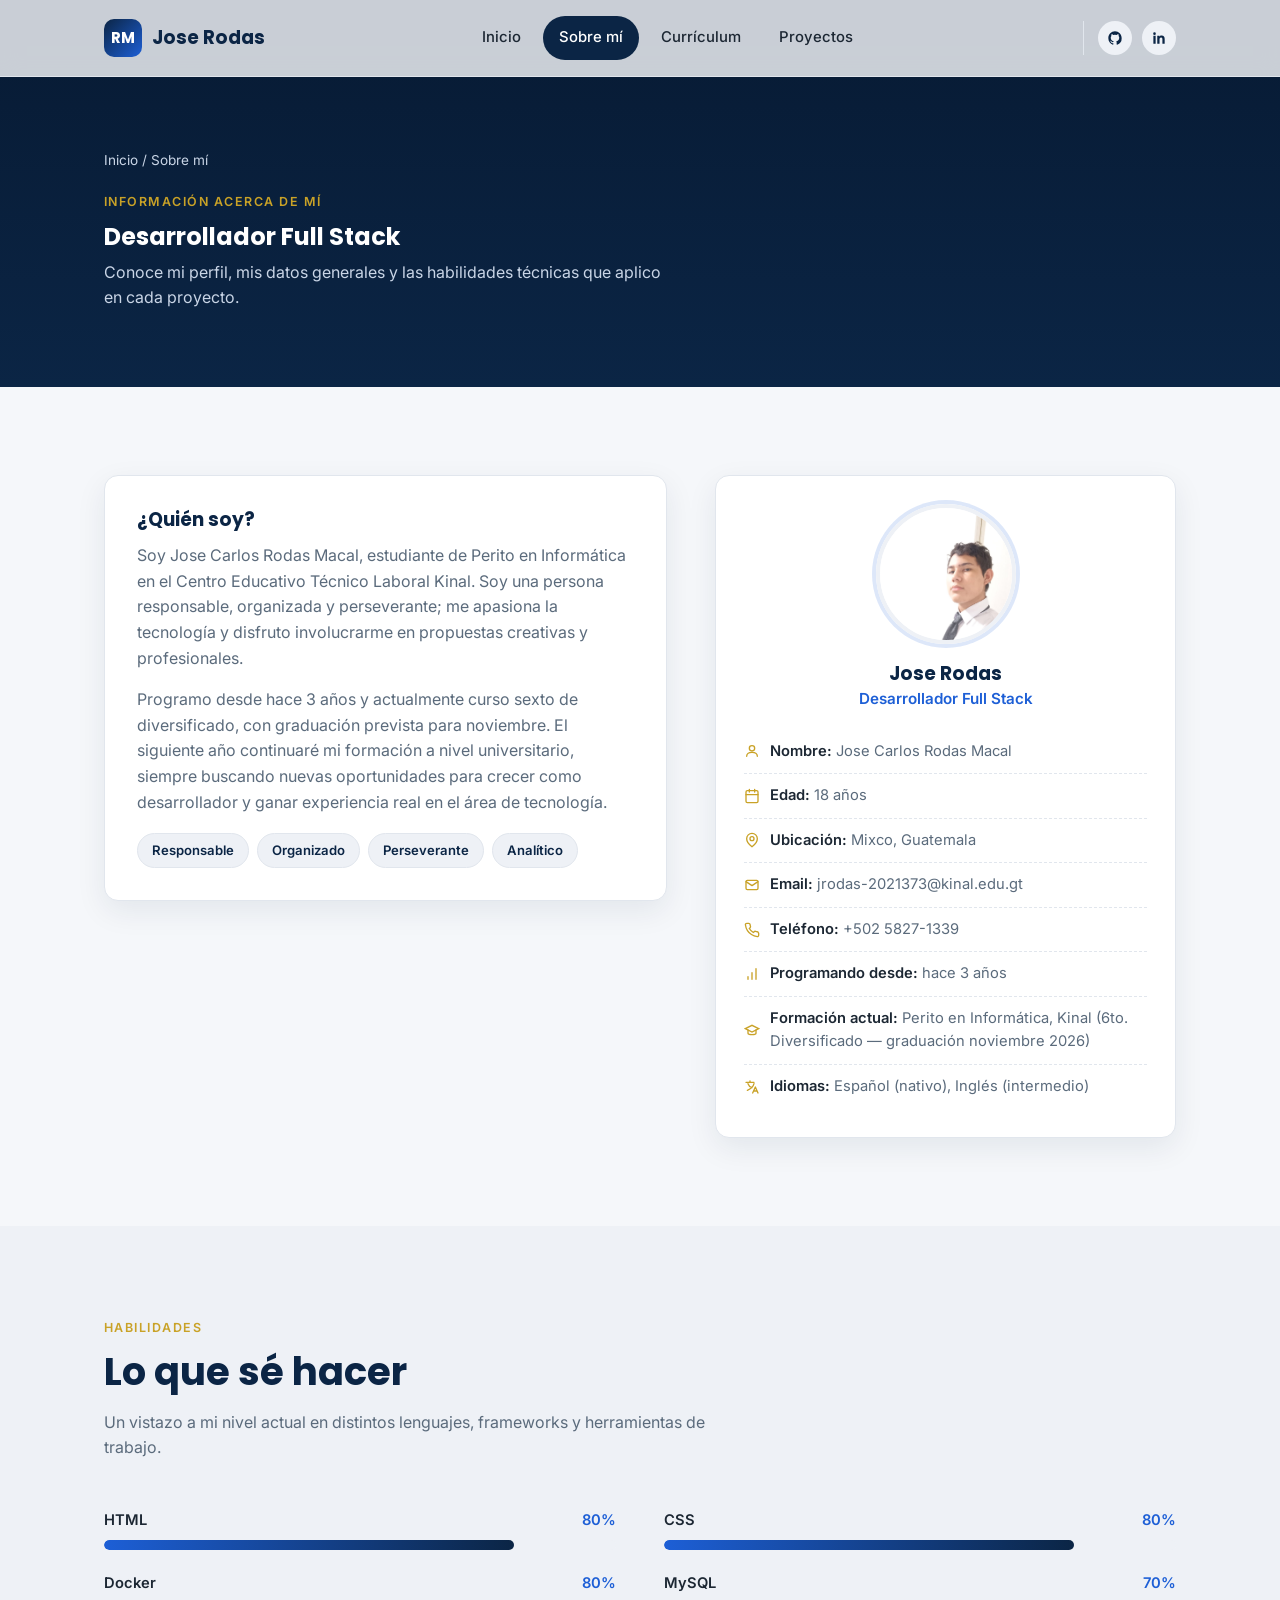
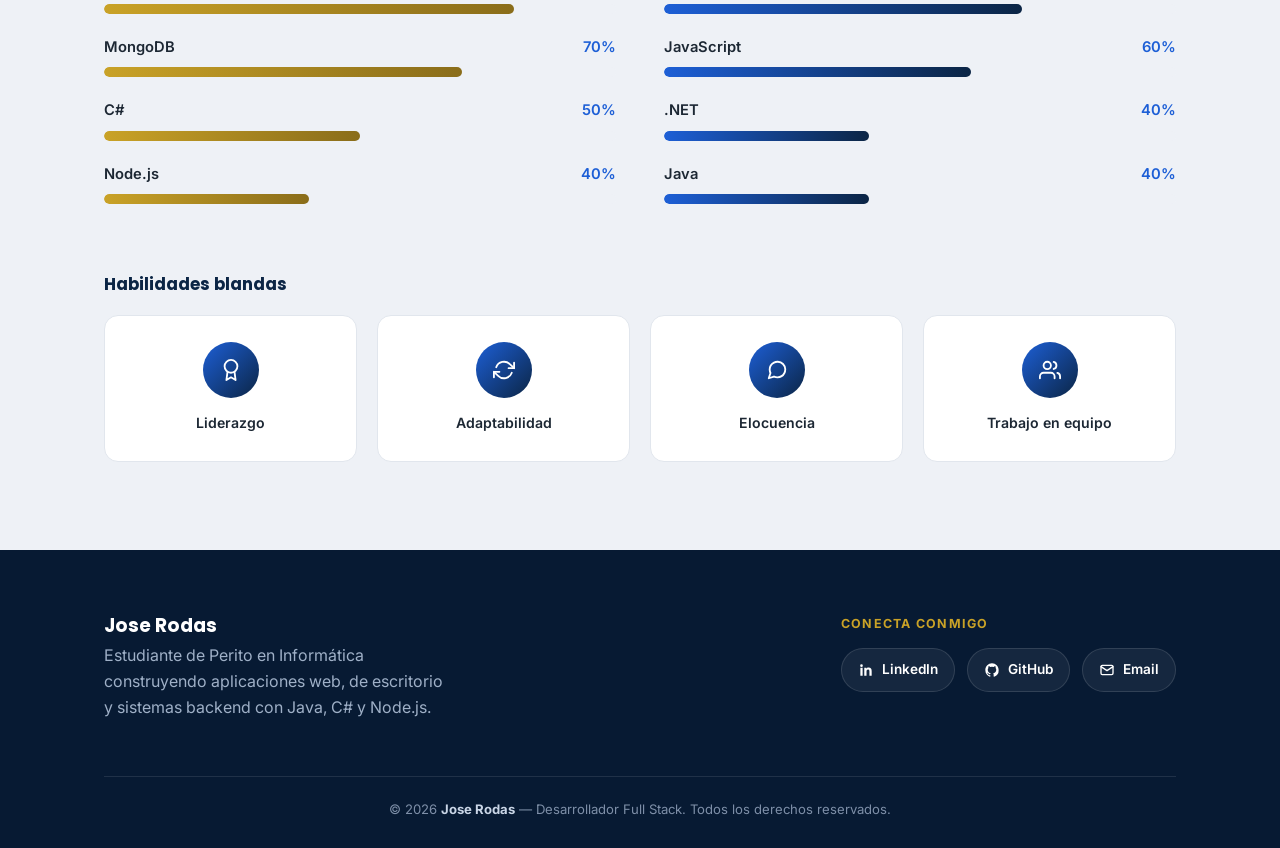
<file: sobre-mi.html>
<!DOCTYPE html>
<html lang="es">
<head>
<meta charset="UTF-8">
<meta name="viewport" content="width=device-width, initial-scale=1.0">
<title>Sobre mí · Jose Rodas</title>
<link rel="stylesheet" href="css/style.css">
</head>
<body>

<!--
  ============================================================
  PERSONALIZA ESTE ARCHIVO:
  - Sección "bio-card": tu descripción, metas y aspiraciones (breve).
  - Sección "data-list": tus datos generales reales.
  - Sección "Habilidades": ajusta los data-percent a tu nivel real
    en cada lenguaje/framework, y las habilidades blandas.
  ============================================================
-->

<header class="navbar">
  <div class="container nav-inner">
    <a href="index.html" class="brand">
      <span class="brand-mark">RM</span>
      Jose Rodas
    </a>
    <nav>
      <ul class="nav-links">
        <li><a href="index.html">Inicio</a></li>
        <li><a href="sobre-mi.html">Sobre mí</a></li>
        <li><a href="cv.html">Currículum</a></li>
        <li><a href="proyectos.html">Proyectos</a></li>
      </ul>
    </nav>
    <div class="nav-social">
      <a href="https://github.com/jrodas-2021373" target="_blank" rel="noopener" aria-label="GitHub" title="GitHub">
        <svg viewBox="0 0 24 24" fill="currentColor"><path d="M12 2C6.48 2 2 6.58 2 12.25c0 4.53 2.87 8.37 6.84 9.73.5.1.68-.22.68-.49 0-.24-.01-.87-.01-1.71-2.78.62-3.37-1.37-3.37-1.37-.45-1.19-1.11-1.5-1.11-1.5-.91-.64.07-.63.07-.63 1 .07 1.53 1.05 1.53 1.05.89 1.56 2.34 1.11 2.91.85.09-.66.35-1.11.63-1.37-2.22-.26-4.56-1.14-4.56-5.06 0-1.12.39-2.03 1.03-2.75-.1-.26-.45-1.31.1-2.72 0 0 .84-.28 2.75 1.05a9.29 9.29 0 0 1 5 0c1.91-1.33 2.75-1.05 2.75-1.05.55 1.41.2 2.46.1 2.72.64.72 1.03 1.63 1.03 2.75 0 3.93-2.35 4.8-4.58 5.05.36.32.68.94.68 1.9 0 1.37-.01 2.47-.01 2.81 0 .27.18.6.69.49A10.03 10.03 0 0 0 22 12.25C22 6.58 17.52 2 12 2Z"/></svg>
      </a>
      <a href="https://www.linkedin.com/in/jose-carlos-rodas-macal-453a89424/" target="_blank" rel="noopener" aria-label="LinkedIn" title="LinkedIn">
        <svg viewBox="0 0 24 24" fill="currentColor"><path d="M6.94 8.5H3.56V20.5h3.38V8.5ZM5.25 3.5a1.97 1.97 0 1 0 0 3.94 1.97 1.97 0 0 0 0-3.94ZM20.5 20.5h-3.38v-6.06c0-1.44-.03-3.3-2.01-3.3-2.01 0-2.32 1.57-2.32 3.2v6.16H9.4V8.5h3.24v1.64h.05c.45-.86 1.56-1.77 3.21-1.77 3.43 0 4.6 2.26 4.6 5.2v6.93Z"/></svg>
      </a>
    </div>
    <button class="nav-toggle" aria-label="Abrir menú">
      <svg viewBox="0 0 24 24" fill="none" stroke="currentColor" stroke-width="2"><path d="M4 6h16M4 12h16M4 18h16" stroke-linecap="round"/></svg>
    </button>
  </div>
</header>

<section class="page-header">
  <div class="container">
    <p class="breadcrumb"><a href="index.html">Inicio</a> / Sobre mí</p>
    <p class="section-eyebrow">Información acerca de mí</p>
    <h1>Desarrollador Full Stack</h1>
    <p>Conoce mi perfil, mis datos generales y las habilidades técnicas que aplico en cada proyecto.</p>
  </div>
</section>

<!-- 2.a / 2.b — Descripción y datos generales -->
<section>
  <div class="container about-grid">
    <div class="bio-card reveal">
      <h3>¿Quién soy?</h3>
      <p>
        Soy Jose Carlos Rodas Macal, estudiante de Perito en Informática en el Centro Educativo
        Técnico Laboral Kinal. Soy una persona responsable, organizada y perseverante; me apasiona
        la tecnología y disfruto involucrarme en propuestas creativas y profesionales.
      </p>
      <p>
        Programo desde hace 3 años y actualmente curso sexto de diversificado, con graduación
        prevista para noviembre. El siguiente año continuaré mi formación a nivel universitario,
        siempre buscando nuevas oportunidades para crecer como desarrollador y ganar experiencia
        real en el área de tecnología.
      </p>
      <div class="bio-tags">
        <span class="tag">Responsable</span>
        <span class="tag">Organizado</span>
        <span class="tag">Perseverante</span>
        <span class="tag">Analítico</span>
      </div>
    </div>

    <div class="avatar-card reveal">
      <img src="assets/perfil-jose-rodas.jpg" alt="Foto de perfil de Jose Rodas" class="avatar">
      <h3>Jose Rodas</h3>
      <p class="role">Desarrollador Full Stack</p>

      <ul class="data-list">
        <li>
          <svg viewBox="0 0 24 24" fill="none" stroke="currentColor" stroke-width="2"><circle cx="12" cy="8" r="4"/><path d="M4 20c0-4 4-6 8-6s8 2 8 6" stroke-linecap="round"/></svg>
          <span><b>Nombre:</b> Jose Carlos Rodas Macal</span>
        </li>
        <li>
          <svg viewBox="0 0 24 24" fill="none" stroke="currentColor" stroke-width="2"><rect x="3" y="4" width="18" height="18" rx="2"/><path d="M16 2v4M8 2v4M3 10h18" stroke-linecap="round"/></svg>
          <span><b>Edad:</b> 18 años</span>
        </li>
        <li>
          <svg viewBox="0 0 24 24" fill="none" stroke="currentColor" stroke-width="2"><path d="M20 10c0 6-8 12-8 12S4 16 4 10a8 8 0 0 1 16 0Z"/><circle cx="12" cy="10" r="3"/></svg>
          <span><b>Ubicación:</b> Mixco, Guatemala</span>
        </li>
        <li>
          <svg viewBox="0 0 24 24" fill="none" stroke="currentColor" stroke-width="2"><rect x="3" y="5" width="18" height="14" rx="2"/><path d="m3 7 9 6 9-6" stroke-linecap="round" stroke-linejoin="round"/></svg>
          <span><b>Email:</b> jrodas-2021373@kinal.edu.gt</span>
        </li>
        <li>
          <svg viewBox="0 0 24 24" fill="none" stroke="currentColor" stroke-width="2"><path d="M22 16.9v3a2 2 0 0 1-2.2 2 19.8 19.8 0 0 1-8.6-3.1 19.5 19.5 0 0 1-6-6 19.8 19.8 0 0 1-3.1-8.7A2 2 0 0 1 4.1 2h3a2 2 0 0 1 2 1.7c.1.9.3 1.8.6 2.7a2 2 0 0 1-.5 2.1L8 9.7a16 16 0 0 0 6 6l1.2-1.2a2 2 0 0 1 2.1-.5c.9.3 1.8.5 2.7.6a2 2 0 0 1 1.7 2Z"/></svg>
          <span><b>Teléfono:</b> +502 5827-1339</span>
        </li>
        <li>
          <svg viewBox="0 0 24 24" fill="none" stroke="currentColor" stroke-width="2"><path d="M12 20V10M18 20V4M6 20v-4" stroke-linecap="round"/></svg>
          <span><b>Programando desde:</b> hace 3 años</span>
        </li>
        <li>
          <svg viewBox="0 0 24 24" fill="none" stroke="currentColor" stroke-width="2"><path d="M22 10 12 5 2 10l10 5 10-5Z"/><path d="M6 12v5c0 1.1 2.7 2 6 2s6-.9 6-2v-5" stroke-linecap="round" stroke-linejoin="round"/></svg>
          <span><b>Formación actual:</b> Perito en Informática, Kinal (6to. Diversificado — graduación noviembre 2026)</span>
        </li>
        <li>
          <svg viewBox="0 0 24 24" fill="none" stroke="currentColor" stroke-width="2"><path d="M3 5h12M9 3v2M6 7c1 3 3 5 6 6M15 7c-1 4-5 8-10 10M21 21l-4-9-4 9M14.5 18h5" stroke-linecap="round" stroke-linejoin="round"/></svg>
          <span><b>Idiomas:</b> Español (nativo), Inglés (intermedio)</span>
        </li>
      </ul>
    </div>
  </div>
</section>

<!-- 2.c — Habilidades -->
<section class="reveal" style="background:var(--bg-alt)">
  <div class="container">
    <div class="section-title-row">
      <p class="section-eyebrow">Habilidades</p>
      <h2 class="section-title">Lo que sé hacer</h2>
      <p class="section-lead">Un vistazo a mi nivel actual en distintos lenguajes, frameworks y herramientas de trabajo.</p>
    </div>

    <div class="skills-wrap">
      <div class="skill-bars-grid">
        <div class="skill-bar">
          <div class="label"><span>HTML</span><span class="pct">80%</span></div>
          <div class="skill-track"><div class="skill-fill" data-percent="80"></div></div>
        </div>
        <div class="skill-bar">
          <div class="label"><span>CSS</span><span class="pct">80%</span></div>
          <div class="skill-track"><div class="skill-fill" data-percent="80"></div></div>
        </div>
        <div class="skill-bar">
          <div class="label"><span>Docker</span><span class="pct">80%</span></div>
          <div class="skill-track"><div class="skill-fill gold" data-percent="80"></div></div>
        </div>
        <div class="skill-bar">
          <div class="label"><span>MySQL</span><span class="pct">70%</span></div>
          <div class="skill-track"><div class="skill-fill" data-percent="70"></div></div>
        </div>
        <div class="skill-bar">
          <div class="label"><span>MongoDB</span><span class="pct">70%</span></div>
          <div class="skill-track"><div class="skill-fill gold" data-percent="70"></div></div>
        </div>
        <div class="skill-bar">
          <div class="label"><span>JavaScript</span><span class="pct">60%</span></div>
          <div class="skill-track"><div class="skill-fill" data-percent="60"></div></div>
        </div>
        <div class="skill-bar">
          <div class="label"><span>C#</span><span class="pct">50%</span></div>
          <div class="skill-track"><div class="skill-fill gold" data-percent="50"></div></div>
        </div>
        <div class="skill-bar">
          <div class="label"><span>.NET</span><span class="pct">40%</span></div>
          <div class="skill-track"><div class="skill-fill" data-percent="40"></div></div>
        </div>
        <div class="skill-bar">
          <div class="label"><span>Node.js</span><span class="pct">40%</span></div>
          <div class="skill-track"><div class="skill-fill gold" data-percent="40"></div></div>
        </div>
        <div class="skill-bar">
          <div class="label"><span>Java</span><span class="pct">40%</span></div>
          <div class="skill-track"><div class="skill-fill" data-percent="40"></div></div>
        </div>
      </div>
    </div>

    <div class="soft-skills-block">
      <h3 class="soft-skills-title">Habilidades blandas</h3>
      <div class="soft-skills">
        <div class="soft-skill-card">
          <div class="soft-skill-icon">
            <svg viewBox="0 0 24 24" fill="none" stroke="currentColor" stroke-width="2" stroke-linecap="round" stroke-linejoin="round"><circle cx="12" cy="8" r="7"/><polyline points="8.21 13.89 7 23 12 20 17 23 15.79 13.88"/></svg>
          </div>
          <p>Liderazgo</p>
        </div>
        <div class="soft-skill-card">
          <div class="soft-skill-icon">
            <svg viewBox="0 0 24 24" fill="none" stroke="currentColor" stroke-width="2" stroke-linecap="round" stroke-linejoin="round"><polyline points="23 4 23 10 17 10"/><polyline points="1 20 1 14 7 14"/><path d="M3.51 9a9 9 0 0 1 14.85-3.36L23 10M1 14l4.64 4.36A9 9 0 0 0 20.49 15"/></svg>
          </div>
          <p>Adaptabilidad</p>
        </div>
        <div class="soft-skill-card">
          <div class="soft-skill-icon">
            <svg viewBox="0 0 24 24" fill="none" stroke="currentColor" stroke-width="2"><path d="M21 11.5a8.4 8.4 0 0 1-.9 3.8 8.5 8.5 0 0 1-7.6 4.7 8.4 8.4 0 0 1-3.8-.9L3 21l1.9-5.7a8.4 8.4 0 0 1-.9-3.8 8.5 8.5 0 0 1 4.7-7.6 8.4 8.4 0 0 1 3.8-.9h.5a8.48 8.48 0 0 1 8 8v.5Z" stroke-linecap="round" stroke-linejoin="round"/></svg>
          </div>
          <p>Elocuencia</p>
        </div>
        <div class="soft-skill-card">
          <div class="soft-skill-icon">
            <svg viewBox="0 0 24 24" fill="none" stroke="currentColor" stroke-width="2"><path d="M17 21v-2a4 4 0 0 0-4-4H5a4 4 0 0 0-4 4v2" stroke-linecap="round" stroke-linejoin="round"/><circle cx="9" cy="7" r="4"/><path d="M23 21v-2a4 4 0 0 0-3-3.87M16 3.13a4 4 0 0 1 0 7.75" stroke-linecap="round" stroke-linejoin="round"/></svg>
          </div>
          <p>Trabajo en equipo</p>
        </div>
      </div>
    </div>
  </div>
</section>

<footer class="site-footer">
  <div class="container">
    <div class="footer-top">
      <div class="footer-brand">
        <h3>Jose Rodas</h3>
        <p>Estudiante de Perito en Informática construyendo aplicaciones web, de escritorio y sistemas backend con Java, C# y Node.js.</p>
      </div>
      <div>
        <p class="footer-social-title">Conecta conmigo</p>
        <div class="footer-social">
          <a href="https://www.linkedin.com/in/jose-carlos-rodas-macal-453a89424/" target="_blank" rel="noopener">
            <svg viewBox="0 0 24 24" fill="currentColor"><path d="M6.94 8.5H3.56V20.5h3.38V8.5ZM5.25 3.5a1.97 1.97 0 1 0 0 3.94 1.97 1.97 0 0 0 0-3.94ZM20.5 20.5h-3.38v-6.06c0-1.44-.03-3.3-2.01-3.3-2.01 0-2.32 1.57-2.32 3.2v6.16H9.4V8.5h3.24v1.64h.05c.45-.86 1.56-1.77 3.21-1.77 3.43 0 4.6 2.26 4.6 5.2v6.93Z"/></svg>
            LinkedIn
          </a>
          <a href="https://github.com/jrodas-2021373" target="_blank" rel="noopener">
            <svg viewBox="0 0 24 24" fill="currentColor"><path d="M12 2C6.48 2 2 6.58 2 12.25c0 4.53 2.87 8.37 6.84 9.73.5.1.68-.22.68-.49 0-.24-.01-.87-.01-1.71-2.78.62-3.37-1.37-3.37-1.37-.45-1.19-1.11-1.5-1.11-1.5-.91-.64.07-.63.07-.63 1 .07 1.53 1.05 1.53 1.05.89 1.56 2.34 1.11 2.91.85.09-.66.35-1.11.63-1.37-2.22-.26-4.56-1.14-4.56-5.06 0-1.12.39-2.03 1.03-2.75-.1-.26-.45-1.31.1-2.72 0 0 .84-.28 2.75 1.05a9.29 9.29 0 0 1 5 0c1.91-1.33 2.75-1.05 2.75-1.05.55 1.41.2 2.46.1 2.72.64.72 1.03 1.63 1.03 2.75 0 3.93-2.35 4.8-4.58 5.05.36.32.68.94.68 1.9 0 1.37-.01 2.47-.01 2.81 0 .27.18.6.69.49A10.03 10.03 0 0 0 22 12.25C22 6.58 17.52 2 12 2Z"/></svg>
            GitHub
          </a>
          <a href="mailto:jrodas-2021373@kinal.edu.gt">
            <svg viewBox="0 0 24 24" fill="none" stroke="currentColor" stroke-width="2"><rect x="3" y="5" width="18" height="14" rx="2"/><path d="m3 7 9 6 9-6" stroke-linecap="round" stroke-linejoin="round"/></svg>
            Email
          </a>
        </div>
      </div>
    </div>
    <div class="footer-bottom">
      &copy; 2026 <strong>Jose Rodas</strong> — Desarrollador Full Stack. Todos los derechos reservados.
    </div>
  </div>
</footer>

<script src="js/script.js"></script>
</body>
</html>
</file>
<file: css/style.css>
/* ==========================================================================
   Portafolio de Desarrollador — Hoja de estilos general
   Paleta: Corporativo (azul marino + gris + acento dorado sutil)
   ========================================================================== */

@import url('https://fonts.googleapis.com/css2?family=Poppins:wght@500;600;700&family=Inter:wght@400;500;600&display=swap');

:root{
  --navy: #0b2545;
  --navy-dark: #071a33;
  --navy-soft: #13315c;
  --blue: #1d5fd6;
  --blue-light: #3b82f6;
  --gold: #c9a227;
  --bg: #f5f7fa;
  --bg-alt: #eef1f6;
  --card: #ffffff;
  --text: #1c2733;
  --text-muted: #5b6b7c;
  --border: #e1e6ed;
  --shadow: 0 10px 30px rgba(11, 37, 69, 0.08);
  --shadow-hover: 0 16px 40px rgba(11, 37, 69, 0.14);
  --radius: 14px;
  --maxw: 1120px;
  --font-head: 'Poppins', 'Segoe UI', sans-serif;
  --font-body: 'Inter', 'Segoe UI', sans-serif;
}

*, *::before, *::after{ box-sizing: border-box; }

html{ scroll-behavior: smooth; }

body{
  margin:0;
  font-family: var(--font-body);
  color: var(--text);
  background: var(--bg);
  line-height: 1.6;
  -webkit-font-smoothing: antialiased;
}

h1,h2,h3,h4{
  font-family: var(--font-head);
  color: var(--navy);
  margin: 0 0 .5em;
  line-height: 1.25;
}

p{ margin: 0 0 1em; color: var(--text-muted); }

a{ color: var(--blue); text-decoration: none; }
a:hover{ color: var(--navy); }

img{ max-width:100%; display:block; }

.container{
  width: 100%;
  max-width: var(--maxw);
  margin: 0 auto;
  padding: 0 24px;
}

section{ padding: 88px 0; }

.section-eyebrow{
  display:inline-block;
  font-size: .78rem;
  letter-spacing: .12em;
  text-transform: uppercase;
  color: var(--gold);
  font-weight: 600;
  margin-bottom: 10px;
}

.section-title{
  font-size: clamp(1.7rem, 3vw, 2.4rem);
  margin-bottom: 14px;
}

.section-lead{
  max-width: 620px;
  color: var(--text-muted);
  margin-bottom: 48px;
}

.section-title-row{
  margin-bottom: 40px;
}

/* ---------- Botones ---------- */
.btn{
  display:inline-flex;
  align-items:center;
  gap:8px;
  padding: 13px 26px;
  border-radius: 999px;
  font-weight: 600;
  font-size: .95rem;
  border: 1px solid transparent;
  cursor:pointer;
  transition: transform .2s ease, box-shadow .2s ease, background .2s ease, color .2s ease;
}
.btn svg{ width:16px; height:16px; }
.btn-primary{
  background: linear-gradient(135deg, var(--blue), var(--navy));
  color:#fff;
  box-shadow: 0 10px 24px rgba(29,95,214,.28);
}
.btn-primary:hover{ transform: translateY(-2px); box-shadow: 0 14px 30px rgba(29,95,214,.36); color:#fff; }
.btn-outline{
  background: transparent;
  color: var(--navy);
  border-color: var(--border);
}
.btn-outline:hover{ border-color: var(--navy); transform: translateY(-2px); color: var(--navy); }
.btn-sm{ padding: 9px 18px; font-size: .85rem; }

/* ---------- Navbar ---------- */
.navbar{
  position: fixed;
  top:0; left:0; right:0;
  z-index: 1000;
  background: rgba(245, 247, 250, 0.82);
  backdrop-filter: blur(10px);
  border-bottom: 1px solid var(--border);
}
.nav-inner{
  display:flex;
  align-items:center;
  justify-content:space-between;
  height: 76px;
}
.brand{
  font-family: var(--font-head);
  font-weight: 700;
  font-size: 1.15rem;
  color: var(--navy);
  display:flex;
  align-items:center;
  gap:10px;
}
.brand-mark{
  width:38px; height:38px;
  border-radius: 10px;
  background: linear-gradient(135deg, var(--navy), var(--blue));
  color:#fff;
  display:flex;
  align-items:center;
  justify-content:center;
  font-size: .95rem;
  font-weight:700;
}
.nav-links{
  display:flex;
  align-items:center;
  gap: 6px;
  list-style:none;
  margin:0; padding:0;
}
.nav-links a{
  display:block;
  padding: 10px 16px;
  border-radius: 999px;
  color: var(--text);
  font-weight: 500;
  font-size: .93rem;
  transition: background .2s ease, color .2s ease;
}
.nav-links a:hover{ background: var(--bg-alt); color: var(--navy); }
.nav-links a.active{ background: var(--navy); color:#fff; }

.nav-social{
  display:flex;
  gap:10px;
  margin-left: 14px;
  padding-left: 14px;
  border-left: 1px solid var(--border);
}
.nav-social a{
  width:34px; height:34px;
  border-radius:50%;
  display:flex;align-items:center;justify-content:center;
  background: var(--bg-alt);
  color: var(--navy);
}
.nav-social a:hover{ background: var(--navy); color:#fff; }
.nav-social svg{ width:16px;height:16px; }

.nav-toggle{
  display:none;
  width: 40px; height:40px;
  border-radius: 10px;
  border:1px solid var(--border);
  background: #fff;
  align-items:center; justify-content:center;
  cursor:pointer;
}
.nav-toggle svg{ width:20px;height:20px; color:var(--navy); }

@media (max-width: 900px){
  .nav-toggle{ display:flex; }
  .nav-links{
    position:absolute;
    top: 76px; left:0; right:0;
    background: #fff;
    flex-direction:column;
    align-items:stretch;
    padding: 12px;
    border-bottom: 1px solid var(--border);
    box-shadow: var(--shadow);
    display:none;
  }
  .nav-links.open{ display:flex; }
  .nav-links a{ padding: 14px 16px; }
  .nav-social{ display:none; }
}

/* ---------- Hero (Bienvenida) — IDE / editor de código ---------- */
.hero-new{
  position: relative;
  min-height: 100vh;
  display:flex;
  align-items:center;
  overflow:hidden;
  padding-top: 76px;
  background:
    radial-gradient(circle at 1px 1px, rgba(255,255,255,.06) 1px, transparent 0) 0 0/28px 28px,
    var(--navy-dark);
}
.hero-watermark{
  position:absolute;
  right: -40px; top: 50%;
  transform: translateY(-50%);
  font-family: var(--font-head);
  font-weight:700;
  font-size: 32vw;
  line-height:1;
  color: rgba(255,255,255,.035);
  z-index:0;
  pointer-events:none;
  user-select:none;
}
.hero-grid-2col{
  position:relative;
  z-index:1;
  display:grid;
  grid-template-columns: 1.05fr 1fr;
  gap: 56px;
  align-items:center;
  max-width: var(--maxw);
  margin: 0 auto;
  padding: 60px 24px 100px;
}
@media (max-width: 960px){
  .hero-grid-2col{ grid-template-columns:1fr; padding-top:20px; }
  .hero-watermark{ display:none; }
}

.hero-copy h1{
  color:#fff;
  font-size: clamp(2.1rem, 4.4vw, 3.1rem);
  margin-bottom: 18px;
}
.name-highlight{
  position:relative;
  display:inline-block;
}
.name-underline{
  position:absolute;
  left:0; bottom:-10px;
  width:100%; height:16px;
}

.hero-tagline{
  color:#cbd7e8;
  font-size: 1.15rem;
  max-width: 480px;
  margin-bottom: 16px;
}
.rotating-word{
  color: var(--gold);
  font-weight:700;
  display:inline-block;
  transition: opacity .3s ease, transform .3s ease;
}
.rotating-word.switching{ opacity:0; transform: translateY(6px); }

.hero-copy .hero-quote{
  color: #eef1f6;
  font-family: var(--font-head);
  font-size: 1.05rem;
  font-style: italic;
  max-width: 480px;
  margin: 0 0 30px;
  border-left: 3px solid var(--gold);
  padding-left: 16px;
}
.hero-copy .hero-quote cite{
  display:block;
  margin-top: 8px;
  font-style: normal;
  font-size: .82rem;
  font-weight:600;
  color: var(--gold);
}

.hero-actions{
  display:flex;
  gap: 14px;
  flex-wrap:wrap;
  margin-bottom: 34px;
}
.hero-new .btn-outline{
  color:#fff;
  border-color: rgba(255,255,255,.28);
}
.hero-new .btn-outline:hover{ border-color:#fff; }

.hero-badges{
  display:flex;
  gap: 22px;
  flex-wrap:wrap;
}
.hero-badges span{ color:#93a4bd; font-size:.85rem; }
.hero-badges strong{ color: var(--gold); font-weight:700; margin-right:4px; }

/* ---- Editor de código ---- */
.hero-code-wrap{
  position:relative;
  perspective: 1200px;
}
.code-window{
  background: #0d1b2e;
  border-radius: 14px;
  border: 1px solid rgba(255,255,255,.08);
  box-shadow: 0 30px 60px rgba(0,0,0,.45);
  overflow:hidden;
  transform-style: preserve-3d;
  transition: transform .25s ease;
}
.code-titlebar{
  display:flex;
  align-items:center;
  gap:16px;
  padding: 12px 16px;
  background: #0a1522;
  border-bottom: 1px solid rgba(255,255,255,.06);
}
.code-dots{ display:flex; gap:6px; }
.code-dots span{ width:10px;height:10px;border-radius:50%; background:#2a3b52; }
.code-dots span:nth-child(1){ background:#f0685c; }
.code-dots span:nth-child(2){ background:#f2b84b; }
.code-dots span:nth-child(3){ background:#61c454; }
.code-tabs{ display:flex; gap:4px; }
.code-tab{
  font-family: var(--font-body);
  font-size:.78rem;
  color:#5b6b7c;
  padding: 4px 10px;
  border-radius: 6px;
}
.code-tab.active{ background: rgba(255,255,255,.06); color:#cbd7e8; }

.code-body{
  padding: 22px 20px;
  font-family: 'Courier New', monospace;
  font-size: .88rem;
  line-height: 1.85;
  color:#c9d5e6;
}
.code-line{
  white-space:pre;
  opacity:0;
  animation: codeLineIn .5s ease forwards;
  animation-delay: var(--d, 0s);
}
@keyframes codeLineIn{
  from{ opacity:0; transform: translateX(-8px); }
  to{ opacity:1; transform:none; }
}
.ln{
  display:inline-block;
  width: 22px;
  margin-right: 14px;
  color:#3d5065;
  text-align:right;
  user-select:none;
}
.tok-kw{ color: var(--gold); }
.tok-str{ color:#7ee787; }
.tok-bool{ color:#f2b84b; }
.tok-fn{ color:#79b8ff; }

.code-terminal{
  border-top: 1px solid rgba(255,255,255,.06);
  background: #0a1522;
  padding: 14px 20px;
  font-family: 'Courier New', monospace;
  font-size: .86rem;
}
.code-terminal .prompt{ color: var(--gold); margin-right:6px; }
.term-line{ color:#cbd7e8; }
.term-cursor{
  display:inline-block;
  width:7px; height:1em;
  background: var(--gold);
  margin-left:3px;
  vertical-align: -2px;
  animation: blink 1s step-end infinite;
}
@keyframes blink{ 50%{ opacity:0; } }
.term-output{
  color:#7ee787;
  margin-top:6px;
  opacity:0;
  transform: translateY(4px);
  transition: opacity .4s ease, transform .4s ease;
}
.term-output.show{ opacity:1; transform:none; }

.float-chip{
  position:absolute;
  background: rgba(11,37,69,.85);
  border: 1px solid rgba(201,162,39,.4);
  color:#e8edf5;
  font-family: 'Courier New', monospace;
  font-size:.75rem;
  font-weight:700;
  padding: 6px 12px;
  border-radius: 999px;
  animation: chipFloat 6s ease-in-out infinite;
  z-index:2;
}
.chip-1{ top: -18px; left: 20px; animation-delay: 0s; }
.chip-2{ top: 30%; right: -22px; animation-delay: 1.2s; }
.chip-3{ bottom: 18%; left: -26px; animation-delay: 2.4s; }
.chip-4{ bottom: -18px; right: 30px; animation-delay: 3.6s; }
@keyframes chipFloat{
  0%,100%{ transform: translateY(0); }
  50%{ transform: translateY(-10px); }
}
@media (max-width: 960px){ .float-chip{ display:none; } }

.scroll-cue{
  position:absolute;
  bottom: 20px; left:50%;
  transform: translateX(-50%);
  color: #9fb0c7;
  display:flex; flex-direction:column; align-items:center; gap:8px;
  font-size:.78rem;
  letter-spacing:.08em;
  text-transform:uppercase;
  z-index: 2;
}
.scroll-cue svg{ width:18px;height:18px; animation: bounce 1.6s infinite; }
@keyframes bounce{
  0%,100%{ transform: translateY(0);} 50%{ transform: translateY(6px);}
}

/* ---------- Marquee de tecnologías ---------- */
.marquee{
  background: var(--card);
  border-bottom: 1px solid var(--border);
  overflow:hidden;
  padding: 22px 0;
}
.marquee-track{
  display:flex;
  width: max-content;
  animation: marqueeScroll 26s linear infinite;
}
.marquee-track span{
  font-family: var(--font-head);
  font-weight:600;
  font-size: 1.05rem;
  color: var(--navy);
  opacity:.5;
  padding: 0 22px;
  white-space:nowrap;
}
@keyframes marqueeScroll{
  from{ transform: translateX(0); }
  to{ transform: translateX(-50%); }
}

/* ---------- Reveal on scroll ---------- */
.reveal{
  opacity:0;
  transform: translateY(24px);
  transition: opacity .7s ease, transform .7s ease;
}
.reveal.visible{ opacity:1; transform:none; }

/* ---------- Page header (páginas internas) ---------- */
.page-header{
  padding: 150px 0 60px;
  background: linear-gradient(180deg, var(--navy-dark), var(--navy));
  color:#fff;
}
.page-header .section-eyebrow{ color: var(--gold); }
.page-header h1{ color:#fff; margin-bottom: 8px; }
.page-header p{ color:#c9d5e6; max-width:560px; }
.breadcrumb{ color:#9fb0c7; font-size:.85rem; margin-bottom:16px; }
.breadcrumb a{ color:#cbd7e8; }

/* ---------- Sobre mí: bio + datos generales ---------- */
.about-grid{
  display:grid;
  grid-template-columns: 1.1fr .9fr;
  gap: 48px;
  align-items:start;
}
@media (max-width:860px){ .about-grid{ grid-template-columns:1fr; } }

.avatar-card{
  background: var(--card);
  border:1px solid var(--border);
  border-radius: var(--radius);
  padding: 28px;
  text-align:center;
  box-shadow: var(--shadow);
}
.avatar{
  width: 140px; height:140px;
  margin: 0 auto 18px;
  border-radius:50%;
  object-fit: cover;
  object-position: 70% 35%;
  border: 4px solid var(--bg-alt);
  box-shadow: 0 0 0 4px rgba(29,95,214,.15);
}
.avatar-card h3{ margin-bottom:2px; }
.avatar-card .role{ color: var(--blue); font-weight:600; font-size:.95rem; margin-bottom:16px; }

.data-list{ list-style:none; margin: 18px 0 0; padding:0; text-align:left; }
.data-list li{
  display:flex; align-items:center; gap:10px;
  padding: 10px 0;
  border-top: 1px dashed var(--border);
  font-size: .92rem;
  color: var(--text-muted);
}
.data-list li:first-child{ border-top:none; }
.data-list svg{ width:16px; height:16px; color: var(--gold); flex-shrink:0; }
.data-list b{ color: var(--text); font-weight:600; }

.bio-card{
  background: var(--card);
  border:1px solid var(--border);
  border-radius: var(--radius);
  padding: 32px;
  box-shadow: var(--shadow);
}
.bio-card h3{ margin-bottom: 12px; }
.bio-tags{ display:flex; flex-wrap:wrap; gap:8px; margin-top: 18px; }
.tag{
  background: var(--bg-alt);
  color: var(--navy);
  border:1px solid var(--border);
  padding: 6px 14px;
  border-radius: 999px;
  font-size: .82rem;
  font-weight:600;
}

/* ---------- Habilidades ---------- */
.skills-wrap{ margin-top: 24px; }

.skill-bars-grid{
  display:grid;
  grid-template-columns: 1fr 1fr;
  column-gap: 48px;
}
@media (max-width:700px){ .skill-bars-grid{ grid-template-columns:1fr; } }

.skill-bar{ margin-bottom: 22px; }
.skill-bar .label{
  display:flex; justify-content:space-between;
  font-weight:600; font-size:.92rem; margin-bottom:8px; color: var(--text);
}
.skill-bar .label .pct{ color: var(--blue); }
.skill-track{
  height: 10px;
  border-radius: 999px;
  background: var(--bg-alt);
  overflow:hidden;
}
.skill-fill{
  height:100%;
  width:0%;
  border-radius: 999px;
  background: linear-gradient(90deg, var(--blue), var(--navy));
  transition: width 1.4s cubic-bezier(.16,.84,.44,1);
}
.skill-fill.gold{ background: linear-gradient(90deg, var(--gold), #8a6d1a); }

.soft-skills-block{ margin-top: 48px; }
.soft-skills-title{
  font-size: 1.05rem;
  margin-bottom: 20px;
}
.soft-skills{
  display:grid;
  grid-template-columns: repeat(4, 1fr);
  gap: 20px;
}
@media (max-width:700px){ .soft-skills{ grid-template-columns: repeat(2, 1fr); } }

.soft-skill-card{
  text-align:center;
  background: var(--card);
  border: 1px solid var(--border);
  border-radius: var(--radius);
  padding: 26px 16px;
  transition: transform .3s ease, box-shadow .3s ease;
}
.soft-skill-card:hover{ transform: translateY(-4px); box-shadow: var(--shadow-hover); }
.soft-skill-icon{
  width: 56px; height:56px;
  margin: 0 auto 14px;
  border-radius:50%;
  background: linear-gradient(135deg, var(--blue), var(--navy));
  color:#fff;
  display:flex; align-items:center; justify-content:center;
}
.soft-skill-icon svg{ width:22px; height:22px; }
.soft-skill-card p{ font-size:.88rem; margin:0; color: var(--text); font-weight:600; }

/* ---------- CV / Timeline ---------- */
.cv-columns{
  display:grid;
  grid-template-columns: 1fr 1fr;
  gap: 56px;
}
@media (max-width:860px){ .cv-columns{ grid-template-columns:1fr; } }

.timeline-heading{
  display:flex; align-items:center; gap:12px;
  margin-bottom: 28px;
}
.timeline-heading .icon-badge{
  width:42px;height:42px;border-radius:12px;
  background: linear-gradient(135deg, var(--navy), var(--blue));
  color:#fff; display:flex;align-items:center;justify-content:center;
}
.timeline-heading .icon-badge svg{ width:20px;height:20px; }

.timeline{ position:relative; padding-left: 26px; border-left: 2px solid var(--border); }
.tl-item{ position:relative; padding-bottom: 34px; }
.tl-item:last-child{ padding-bottom:0; }
.tl-item::before{
  content:"";
  position:absolute;
  left: -32px; top:4px;
  width:12px; height:12px;
  border-radius:50%;
  background: var(--gold);
  box-shadow: 0 0 0 4px rgba(201,162,39,.2);
}
.tl-date{
  font-size:.78rem;
  font-weight:700;
  letter-spacing:.05em;
  color: var(--blue);
  text-transform:uppercase;
  margin-bottom:4px;
}
.tl-item h4{ margin-bottom:4px; }
.tl-org{ color: var(--text-muted); font-size:.88rem; font-weight:600; margin-bottom:6px; display:block; }
.tl-item p{ margin-bottom:0; font-size:.92rem; }
.tl-badge{
  display:inline-block;
  margin-top:8px;
  font-size:.72rem;
  font-weight:700;
  color: var(--gold);
  background: rgba(201,162,39,.12);
  padding: 3px 10px;
  border-radius:999px;
}

.cv-download{
  margin-top: 56px;
  text-align:center;
  padding: 40px;
  border-radius: var(--radius);
  background: linear-gradient(135deg, var(--navy), var(--navy-dark));
  color:#fff;
}
.cv-download h3{ color:#fff; }
.cv-download p{ color:#c9d5e6; }

/* ---------- Proyectos ---------- */
.gallery{
  display:grid;
  grid-template-columns: repeat(3, 1fr);
  gap: 24px;
}
@media (max-width:900px){ .gallery{ grid-template-columns: repeat(2,1fr); } }
@media (max-width:600px){ .gallery{ grid-template-columns: 1fr; } }

.browser-mock{
  border-radius: 12px;
  overflow:hidden;
  border: 1px solid var(--border);
  background: var(--card);
  box-shadow: var(--shadow);
  transition: transform .3s ease, box-shadow .3s ease;
}
.browser-mock:hover{ transform: translateY(-6px); box-shadow: var(--shadow-hover); }
.browser-bar{
  display:flex; align-items:center; gap:6px;
  padding: 10px 12px;
  background: var(--bg-alt);
  border-bottom: 1px solid var(--border);
}
.browser-bar span{ width:9px;height:9px;border-radius:50%; background: #cfd6e0; }
.browser-bar span:nth-child(1){ background:#f0685c; }
.browser-bar span:nth-child(2){ background:#f2b84b; }
.browser-bar span:nth-child(3){ background:#61c454; }
.project-shot{
  height: 150px;
  overflow:hidden;
  background: var(--bg-alt);
}
.project-shot img{
  width:100%; height:100%;
  object-fit:cover;
  object-position: top center;
  display:block;
}

.gallery-caption{
  text-align:center;
  padding: 12px;
  font-family: var(--font-head);
  font-weight:600;
  font-size: .9rem;
  color: var(--navy);
}

.projects-grid{
  display:grid;
  grid-template-columns: repeat(3, 1fr);
  gap: 30px;
}
@media (max-width:960px){ .projects-grid{ grid-template-columns: repeat(2, 1fr); } }
@media (max-width:640px){ .projects-grid{ grid-template-columns: 1fr; } }

.project-card{
  background: var(--card);
  border:1px solid var(--border);
  border-radius: var(--radius);
  overflow:hidden;
  box-shadow: var(--shadow);
  transition: transform .3s ease, box-shadow .3s ease;
  display:flex; flex-direction:column;
}
.project-card:hover{ transform: translateY(-6px); box-shadow: var(--shadow-hover); }
.project-card .project-shot{ height: 170px; }
.project-body{ padding: 26px; display:flex; flex-direction:column; flex:1; }
.project-body h3{ margin-bottom:6px; display:flex; align-items:center; gap:10px; }
.project-title-logo{
  width: 28px; height:28px;
  border-radius: 8px;
  object-fit: cover;
  flex-shrink:0;
}
.project-body .project-year{ color: var(--gold); font-size:.78rem; font-weight:700; letter-spacing:.05em; text-transform:uppercase; margin-bottom:10px; display:block; }
.project-body p{ font-size:.92rem; flex:1; }
.project-tags{ display:flex; flex-wrap:wrap; gap:6px; margin: 14px 0 18px; }
.project-tags .tag{ font-size:.74rem; padding:4px 10px; }
.project-links{ display:flex; gap:10px; }

/* ---------- Footer / Contacto ---------- */
.site-footer{
  background: var(--navy-dark);
  color: #c9d5e6;
  padding: 64px 0 28px;
}
.footer-top{
  display:flex;
  justify-content:space-between;
  flex-wrap:wrap;
  gap: 32px;
  padding-bottom: 40px;
  border-bottom: 1px solid rgba(255,255,255,.1);
}
.footer-brand h3{ color:#fff; margin-bottom:6px; }
.footer-brand p{ max-width: 340px; color:#9fb0c7; }
.footer-social-title{
  font-size:.78rem;
  letter-spacing:.1em;
  text-transform:uppercase;
  color: var(--gold);
  font-weight:700;
  margin-bottom: 14px;
}
.footer-social{ display:flex; gap:12px; flex-wrap:wrap; }
.footer-social a{
  display:flex; align-items:center; gap:8px;
  background: rgba(255,255,255,.06);
  border:1px solid rgba(255,255,255,.12);
  padding: 10px 16px;
  border-radius: 999px;
  color:#fff;
  font-size:.85rem;
  font-weight:600;
  transition: background .2s ease, transform .2s ease;
}
.footer-social a:hover{ background: var(--blue); transform: translateY(-2px); color:#fff; }
.footer-social svg{ width:16px; height:16px; }
.footer-bottom{
  padding-top: 22px;
  text-align:center;
  font-size:.82rem;
  color: #7e8fa8;
}
.footer-bottom strong{ color:#c9d5e6; }
</file>
